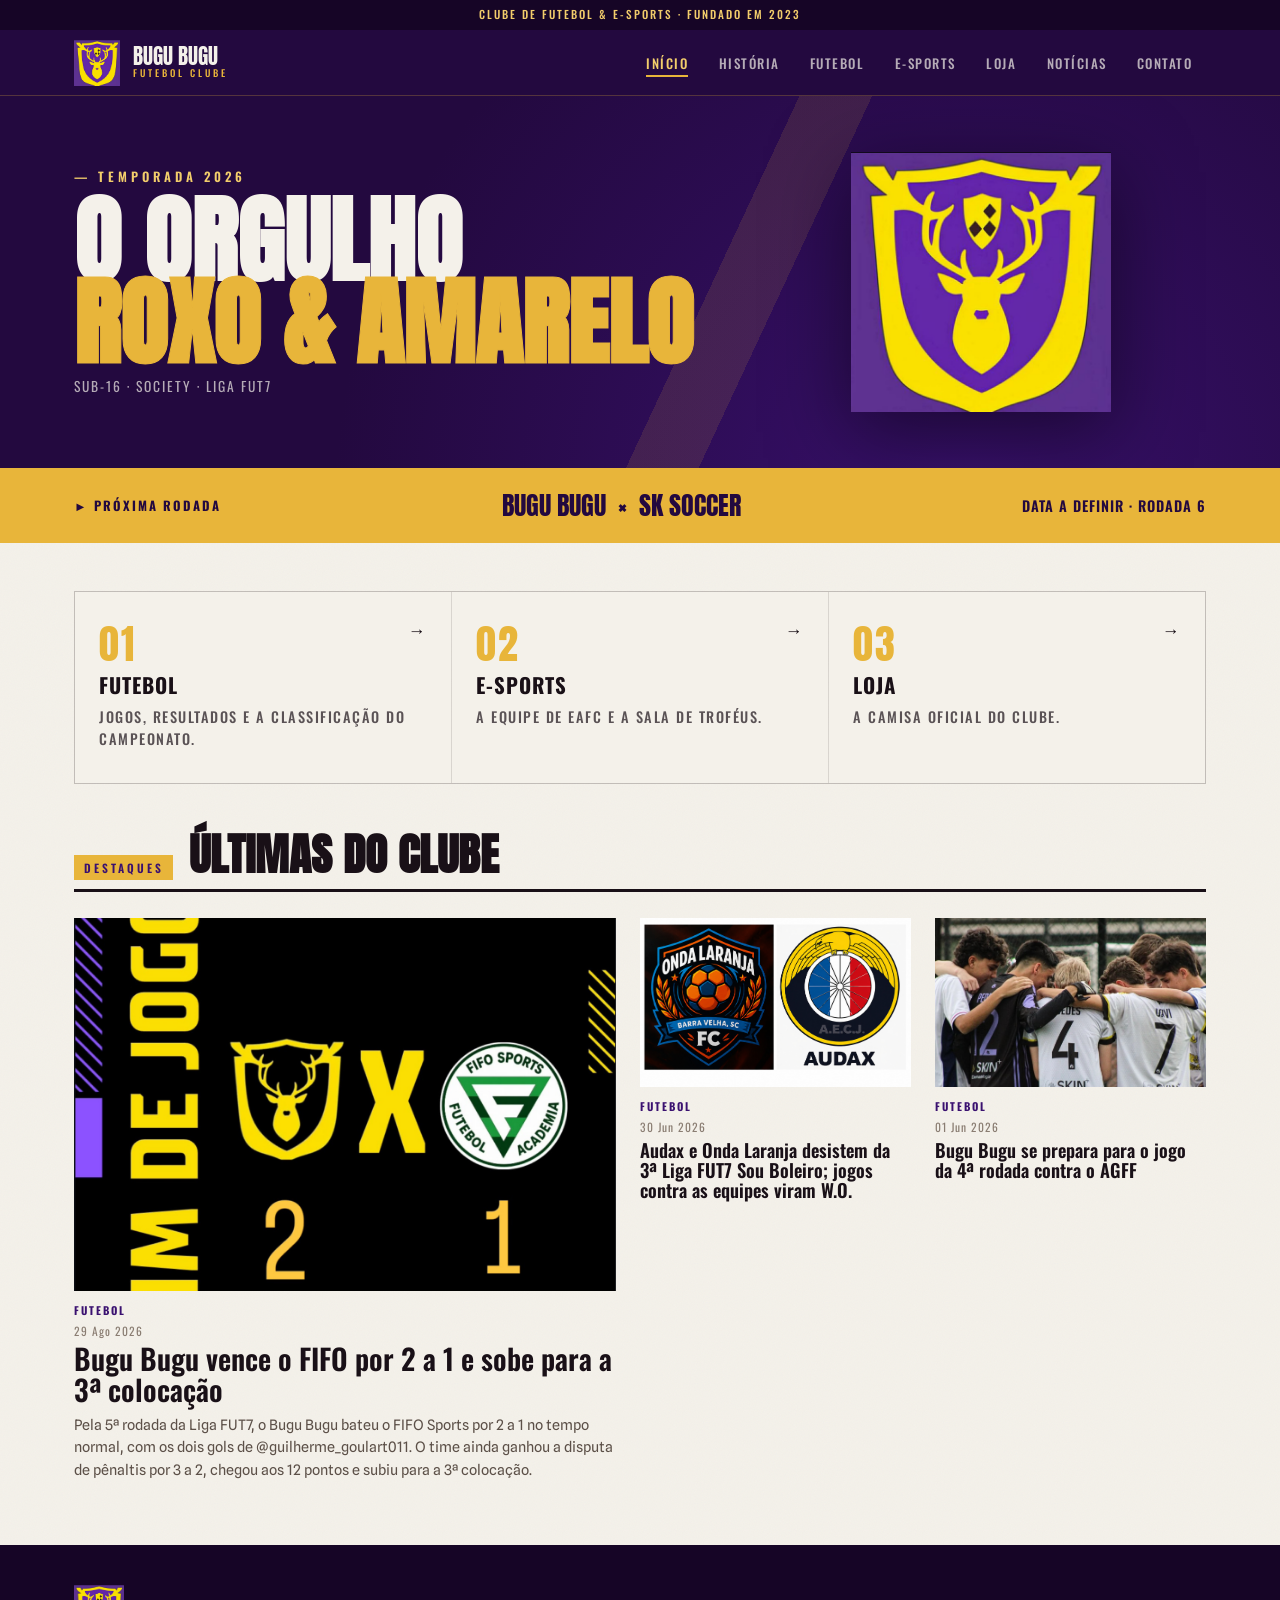
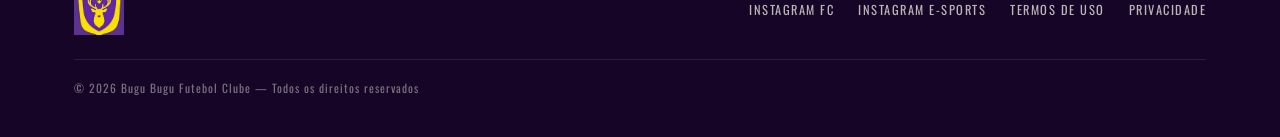
<file: index.html>
<!DOCTYPE html>
<html lang="pt-BR">
<head>
  <meta charset="UTF-8">
  <meta name="viewport" content="width=device-width, initial-scale=1.0">
  <meta name="description" content="Site oficial do BUGU BUGU Futebol Clube — Sub-16 Society e E-Sports EAFC.">
  <title>BUGU BUGU FC — Futebol &amp; E-Sports</title>
  <link rel="preconnect" href="https://fonts.googleapis.com">
  <link rel="preconnect" href="https://fonts.gstatic.com" crossorigin>
  <link rel="stylesheet" href="css/estilo-global.css">
  <link rel="stylesheet" href="css/componentes.css">
</head>
<body data-pagina="index">

  <div id="cabecalho"></div>

  <main>

    <!-- ===== HERO: banner principal ===== -->
    <section class="hero" aria-label="Apresentação do clube">
      <div class="hero-grid">
        <div class="hero-texto">
          <div class="selo">— Temporada 2026</div>
          <h1>O orgulho<br><em>roxo &amp; amarelo</em></h1>
          <div class="desde">Sub-16 · Society · Liga FUT7</div>
        </div>
        <div class="hero-escudo">
          <img src="imagens/escudo.jpg" alt="Escudo do BUGU BUGU Futebol Clube">
        </div>
      </div>
    </section>

    <!-- ===== FAIXA: próximo jogo (preenchida por JS) ===== -->
    <div class="faixa-jogo" aria-label="Próxima partida">
      <div class="fj-inner" id="proximo-jogo-home">
        <span class="fj-rotulo">Carregando...</span>
      </div>
    </div>

    <div class="wrap">

      <!-- ===== ATALHOS EDITORIAIS ===== -->
      <nav class="atalhos" aria-label="Atalhos principais">
        <a class="atalho" href="paginas/futebol.html">
          <div class="num">01</div>
          <h3>Futebol</h3>
          <p>Jogos, resultados e a classificação do campeonato.</p>
          <span class="seta" aria-hidden="true">→</span>
        </a>
        <a class="atalho" href="paginas/esports.html">
          <div class="num">02</div>
          <h3>E-Sports</h3>
          <p>A equipe de EAFC e a sala de troféus.</p>
          <span class="seta" aria-hidden="true">→</span>
        </a>
        <a class="atalho" href="paginas/loja.html">
          <div class="num">03</div>
          <h3>Loja</h3>
          <p>A camisa oficial do clube.</p>
          <span class="seta" aria-hidden="true">→</span>
        </a>
      </nav>

      <!-- ===== ÚLTIMAS NOTÍCIAS ===== -->
      <div class="ed-cabecalho">
        <span class="kicker">Destaques</span>
        <h2>Últimas do clube</h2>
      </div>

      <!-- Preenchido por carregar-noticias.js com as 3 notícias mais recentes -->
      <div class="news-grid" id="grade-home-noticias" aria-live="polite" aria-label="Notícias recentes">
        <p class="carregando">Carregando notícias...</p>
      </div>

    </div><!-- fim wrap -->
  </main>

  <div id="rodape"></div>

  <script src="js/util.js"></script>
  <script src="js/navegacao.js"></script>
  <script src="js/carregar-jogos.js"></script>
  <!-- carregar-noticias.js não faz auto-chamada pois precisa de parâmetros -->
  <script src="js/carregar-noticias.js"></script>
  <script>
    carregarNoticias({ elementoId: 'grade-home-noticias', limite: 3, modoHome: true });
  </script>
</body>
</html>
</file>
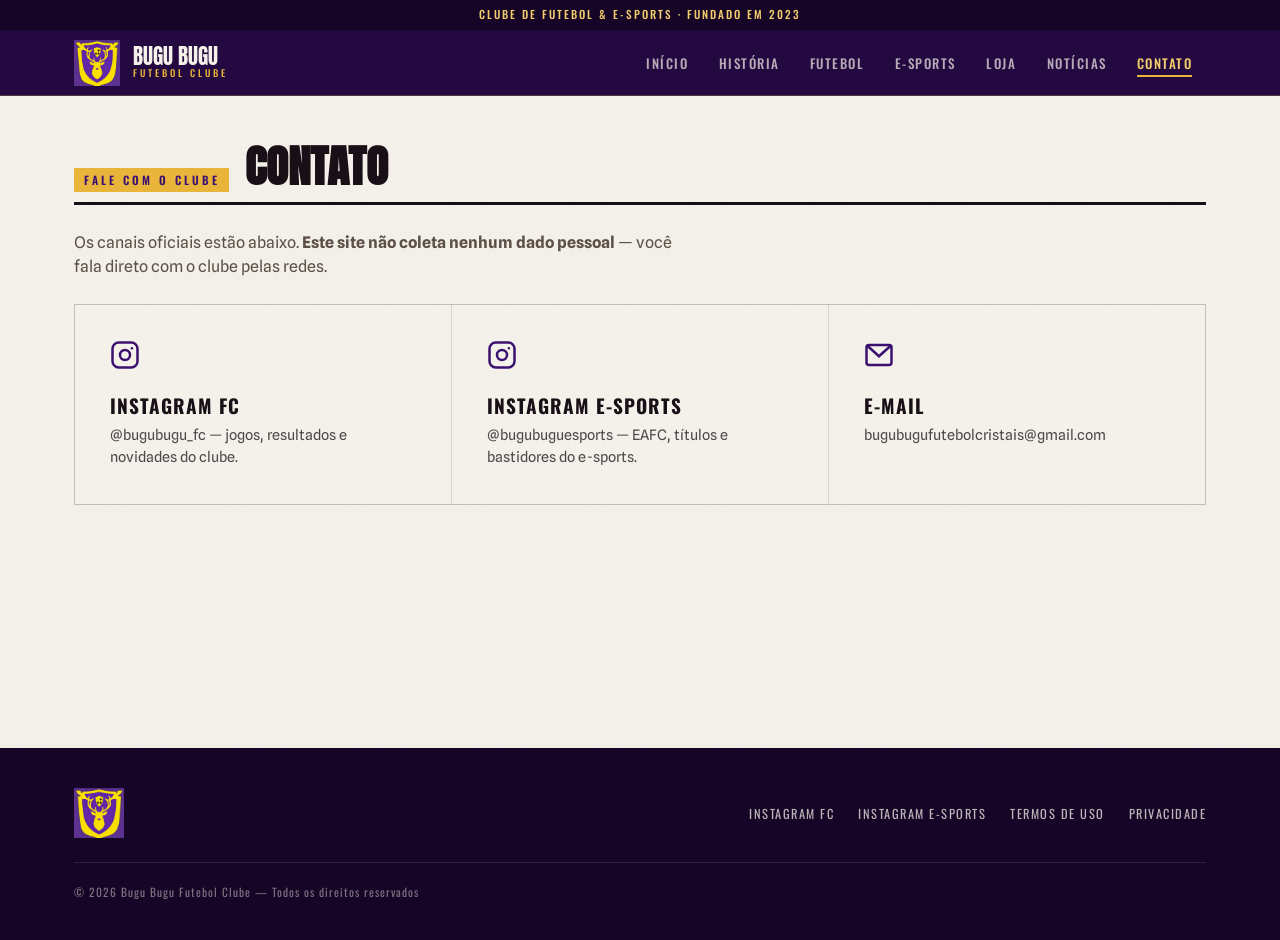
<file: paginas/contato.html>
<!DOCTYPE html>
<html lang="pt-BR">
<head>
  <meta charset="UTF-8">
  <meta name="viewport" content="width=device-width, initial-scale=1.0">
  <meta name="description" content="Canais oficiais do BUGU BUGU FC — Instagram e e-mail do clube.">
  <title>Contato — BUGU BUGU FC</title>
  <link rel="preconnect" href="https://fonts.googleapis.com">
  <link rel="preconnect" href="https://fonts.gstatic.com" crossorigin>
  <link rel="stylesheet" href="../css/estilo-global.css">
  <link rel="stylesheet" href="../css/componentes.css">
</head>
<body data-pagina="contato">

  <div id="cabecalho"></div>

  <main>
    <div class="wrap">

      <div class="ed-cabecalho">
        <span class="kicker">Fale com o clube</span>
        <h2>Contato</h2>
      </div>

      <p style="margin-bottom:1.5rem;color:#5c5048;max-width:600px">
        Os canais oficiais estão abaixo. <strong>Este site não coleta nenhum dado pessoal</strong>
        — você fala direto com o clube pelas redes.
      </p>

      <!-- Grade de cartões de contato (sem formulário, sem coleta de dados) -->
      <div class="contatos" aria-label="Canais de contato">

        <!-- Instagram do clube (futebol) -->
        <a class="ct"
           href="https://www.instagram.com/bugubugu_fc/"
           target="_blank"
           rel="noopener noreferrer"
           aria-label="Instagram do Bugu Bugu FC">
          <div class="ico">
            <svg viewBox="0 0 24 24" fill="none" stroke="currentColor" stroke-width="2" aria-hidden="true">
              <rect x="2" y="2" width="20" height="20" rx="5"/>
              <circle cx="12" cy="12" r="4"/>
              <circle cx="17.5" cy="6.5" r="1" fill="currentColor" stroke="none"/>
            </svg>
          </div>
          <h3>Instagram FC</h3>
          <p>@bugubugu_fc — jogos, resultados e novidades do clube.</p>
        </a>

        <!-- Instagram do e-sports -->
        <a class="ct"
           href="https://www.instagram.com/bugubuguesports/"
           target="_blank"
           rel="noopener noreferrer"
           aria-label="Instagram do Bugu Bugu E-Sports">
          <div class="ico">
            <svg viewBox="0 0 24 24" fill="none" stroke="currentColor" stroke-width="2" aria-hidden="true">
              <rect x="2" y="2" width="20" height="20" rx="5"/>
              <circle cx="12" cy="12" r="4"/>
              <circle cx="17.5" cy="6.5" r="1" fill="currentColor" stroke="none"/>
            </svg>
          </div>
          <h3>Instagram E-Sports</h3>
          <p>@bugubuguesports — EAFC, títulos e bastidores do e-sports.</p>
        </a>

        <!-- E-mail do clube -->
        <a class="ct"
           href="mailto:bugubugufutebolcristais@gmail.com"
           aria-label="E-mail do Bugu Bugu FC">
          <div class="ico">
            <svg viewBox="0 0 24 24" fill="none" stroke="currentColor" stroke-width="2" aria-hidden="true">
              <rect x="2" y="4" width="20" height="16" rx="2"/>
              <polyline points="2,4 12,13 22,4"/>
            </svg>
          </div>
          <h3>E-mail</h3>
          <p>bugubugufutebolcristais@gmail.com</p>
        </a>

      </div><!-- fim contatos -->
    </div><!-- fim wrap -->
  </main>

  <div id="rodape"></div>

  <script src="../js/util.js"></script>
  <script src="../js/navegacao.js"></script>
</body>
</html>
</file>
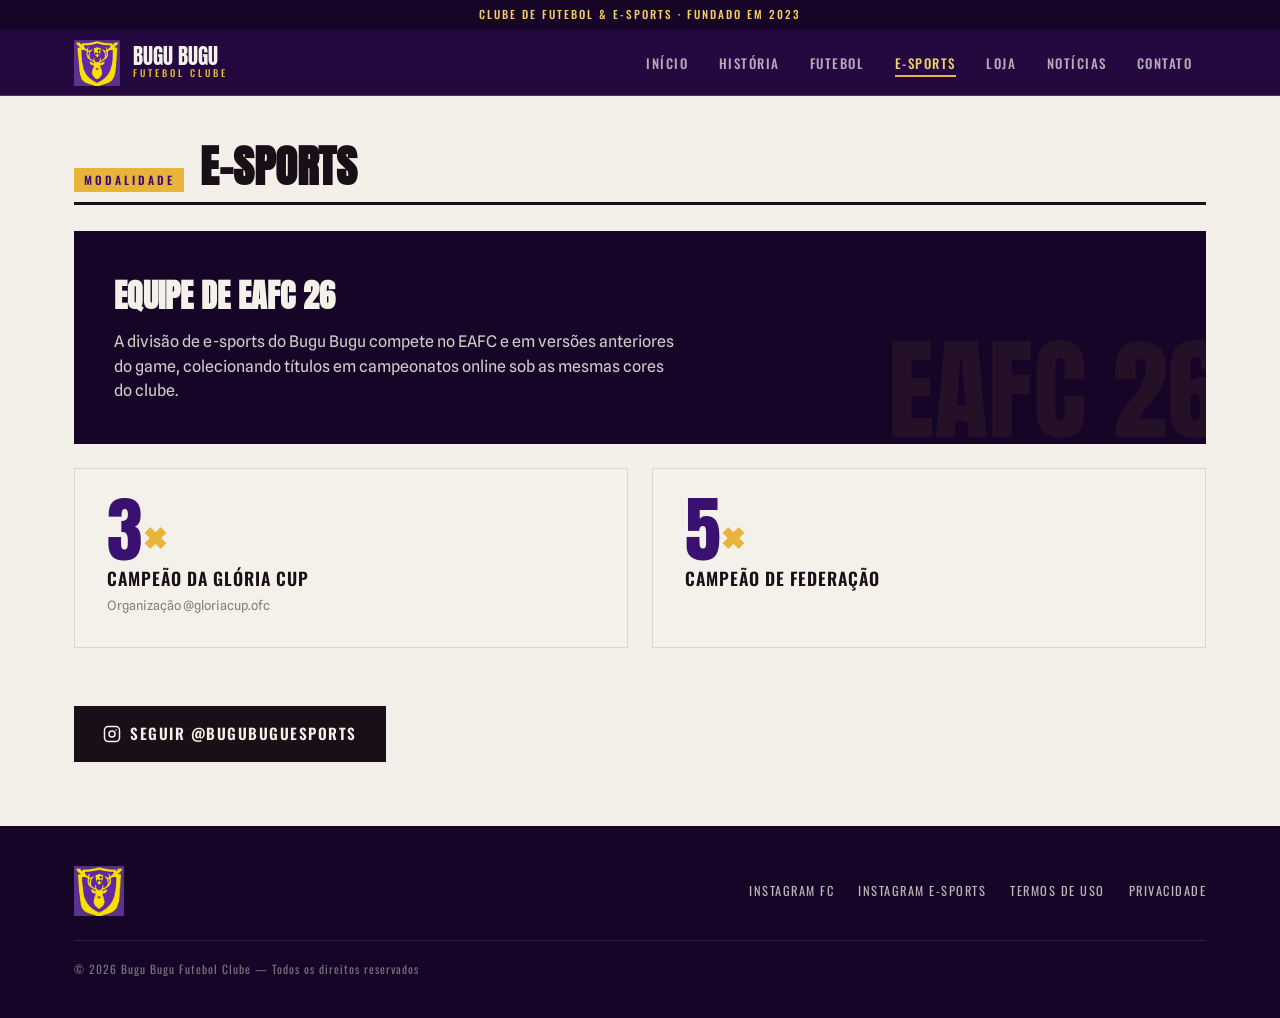
<file: paginas/esports.html>
<!DOCTYPE html>
<html lang="pt-BR">
<head>
  <meta charset="UTF-8">
  <meta name="viewport" content="width=device-width, initial-scale=1.0">
  <meta name="description" content="A equipe de E-Sports do BUGU BUGU FC — campeã da Glória Cup e de federação no EAFC.">
  <title>E-Sports — BUGU BUGU FC</title>
  <link rel="preconnect" href="https://fonts.googleapis.com">
  <link rel="preconnect" href="https://fonts.gstatic.com" crossorigin>
  <link rel="stylesheet" href="../css/estilo-global.css">
  <link rel="stylesheet" href="../css/componentes.css">
</head>
<body data-pagina="esports">

  <div id="cabecalho"></div>

  <main>
    <div class="wrap">

      <div class="ed-cabecalho">
        <span class="kicker">Modalidade</span>
        <h2>E-Sports</h2>
      </div>

      <!-- Hero da seção com nome do jogo preenchido pelo JS -->
      <div class="esp-hero" aria-label="Apresentação da equipe de E-Sports">
        <h3>Equipe de <span id="esports-jogo">EAFC 26</span></h3>
        <p>
          A divisão de e-sports do Bugu Bugu compete no EAFC e em versões anteriores do game,
          colecionando títulos em campeonatos online sob as mesmas cores do clube.
        </p>
      </div>

      <!-- Vitrine de troféus preenchida por carregar-titulos.js -->
      <div class="titulos" id="titulos-esports" aria-live="polite" aria-label="Títulos conquistados">
        <p class="carregando">Carregando títulos...</p>
      </div>

      <!-- Link para o Instagram do e-sports — href preenchido pelo JS -->
      <a id="link-instagram-esports"
         class="btn"
         href="https://www.instagram.com/bugubuguesports/"
         target="_blank"
         rel="noopener noreferrer"
         aria-label="Seguir o E-Sports no Instagram">
        <!-- Ícone Instagram (SVG inline para evitar dependência de biblioteca de ícones) -->
        <svg viewBox="0 0 24 24" fill="none" stroke="currentColor" stroke-width="2" aria-hidden="true">
          <rect x="2" y="2" width="20" height="20" rx="5"/>
          <circle cx="12" cy="12" r="4"/>
          <circle cx="17.5" cy="6.5" r="1" fill="currentColor" stroke="none"/>
        </svg>
        Seguir @bugubuguesports
      </a>

    </div><!-- fim wrap -->
  </main>

  <div id="rodape"></div>

  <script src="../js/util.js"></script>
  <script src="../js/navegacao.js"></script>
  <script src="../js/carregar-titulos.js"></script>
</body>
</html>
</file>
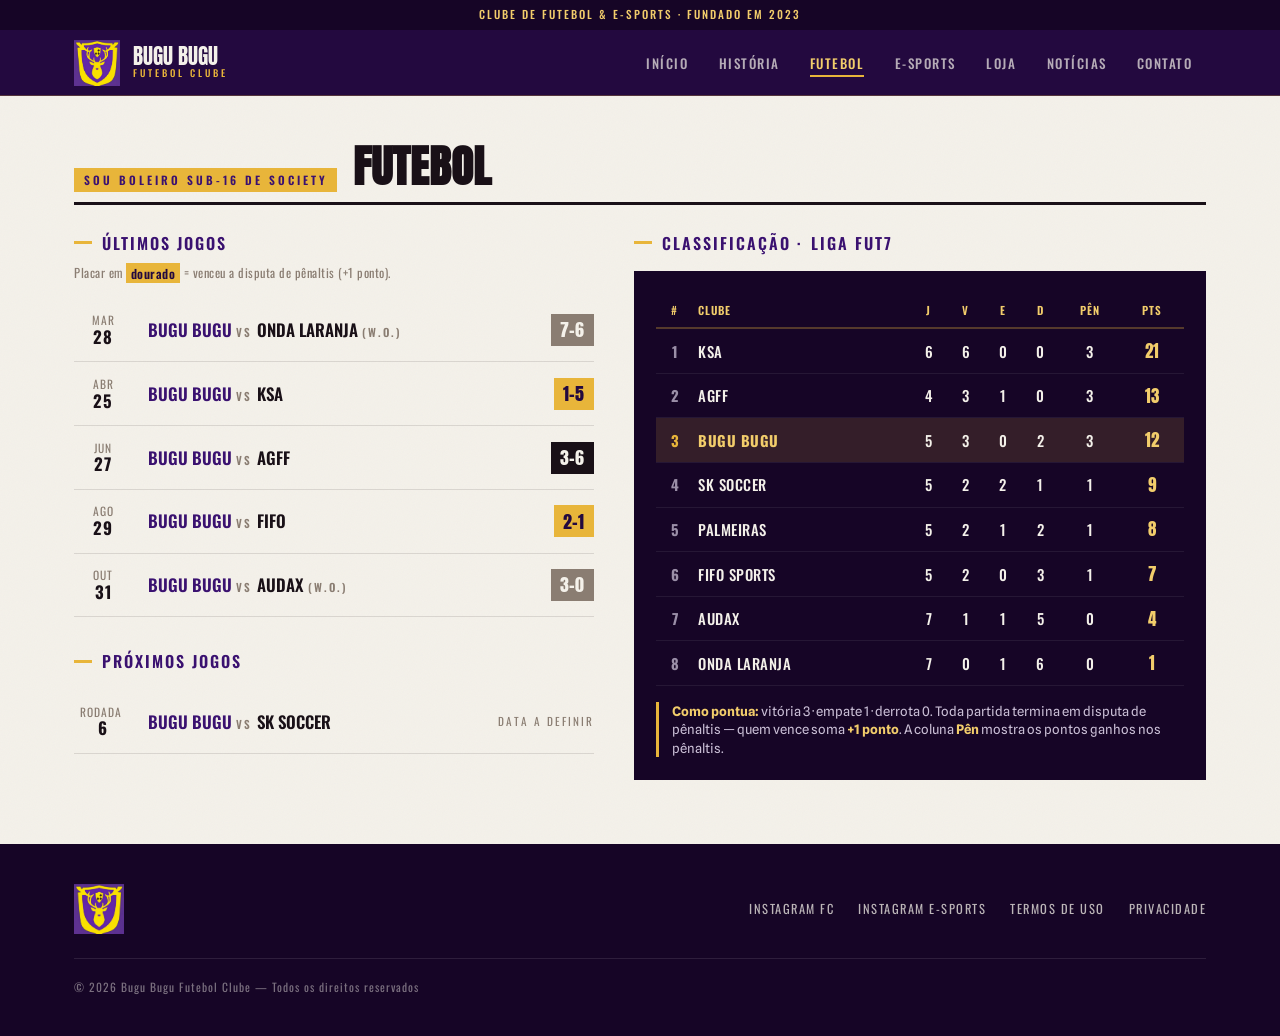
<file: paginas/futebol.html>
<!DOCTYPE html>
<html lang="pt-BR">
<head>
  <meta charset="UTF-8">
  <meta name="viewport" content="width=device-width, initial-scale=1.0">
  <meta name="description" content="Jogos, resultados e classificação do BUGU BUGU FC no Campeonato Sou Boleiro Sub-16 de Society.">
  <title>Futebol — BUGU BUGU FC</title>
  <link rel="preconnect" href="https://fonts.googleapis.com">
  <link rel="preconnect" href="https://fonts.gstatic.com" crossorigin>
  <link rel="stylesheet" href="../css/estilo-global.css">
  <link rel="stylesheet" href="../css/componentes.css">
</head>
<body data-pagina="futebol">

  <div id="cabecalho"></div>

  <main>
    <div class="wrap">

      <!-- Cabeçalho editorial com o nome do campeonato preenchido pelo JS -->
      <div class="ed-cabecalho">
        <span class="kicker" id="campeonato-nome">Futebol</span>
        <h2>Futebol</h2>
      </div>

      <div class="grade-futebol">

        <!-- ===== COLUNA ESQUERDA: LISTA DE JOGOS ===== -->
        <div>

          <div class="sub-tit">Últimos jogos</div>

          <!-- Legenda do sistema de cores dos placares -->
          <p class="nota-penaltis">
            Placar em
            <span class="destaque-dourado">dourado</span>
            = venceu a disputa de pênaltis (+1 ponto).
          </p>

          <!-- Preenchido por carregar-jogos.js com os jogos já realizados -->
          <div id="ultimos-jogos" aria-live="polite" aria-label="Últimos jogos">
            <p class="carregando">Carregando jogos...</p>
          </div>

          <div class="sub-tit" style="margin-top: 2rem">Próximos jogos</div>

          <!-- Preenchido por carregar-jogos.js com jogos futuros e descanso -->
          <div id="proximos-jogos" aria-live="polite" aria-label="Próximos jogos">
            <p class="carregando">Carregando jogos...</p>
          </div>

        </div><!-- fim coluna esquerda -->

        <!-- ===== COLUNA DIREITA: CLASSIFICAÇÃO ===== -->
        <div>

          <!-- Subtítulo com o nome da liga preenchido pelo JS -->
          <div class="sub-tit">
            Classificação &middot; <span id="liga-nome">Liga FUT7</span>
          </div>

          <div class="tabela-wrap">
            <table>
              <thead>
                <tr>
                  <th scope="col">#</th>
                  <th scope="col" class="esq">Clube</th>
                  <th scope="col" title="Jogos disputados">J</th>
                  <th scope="col" title="Vitórias">V</th>
                  <th scope="col" title="Empates">E</th>
                  <th scope="col" title="Derrotas">D</th>
                  <th scope="col" title="Pontos de pênaltis">Pên</th>
                  <th scope="col" title="Pontos totais">Pts</th>
                </tr>
              </thead>
              <!-- Preenchido por carregar-tabela.js com os times ordenados -->
              <tbody id="tabela-corpo" aria-live="polite">
                <tr>
                  <td colspan="8" class="carregando">Carregando tabela...</td>
                </tr>
              </tbody>
            </table>

            <!-- Explicação da regra de pontuação para o torcedor -->
            <div class="nota">
              <b>Como pontua:</b> vitória 3 &middot; empate 1 &middot; derrota 0.
              Toda partida termina em disputa de pênaltis &mdash; quem vence soma
              <b>+1 ponto</b>. A coluna <b>Pên</b> mostra os pontos ganhos nos pênaltis.
            </div>
          </div><!-- fim tabela-wrap -->

        </div><!-- fim coluna direita -->

      </div><!-- fim grade-futebol -->
    </div><!-- fim wrap -->
  </main>

  <div id="rodape"></div>

  <!-- util.js deve ser o primeiro: define as funções usadas pelos demais scripts -->
  <script src="../js/util.js"></script>
  <script src="../js/navegacao.js"></script>
  <script src="../js/carregar-jogos.js"></script>
  <script src="../js/carregar-tabela.js"></script>
</body>
</html>
</file>
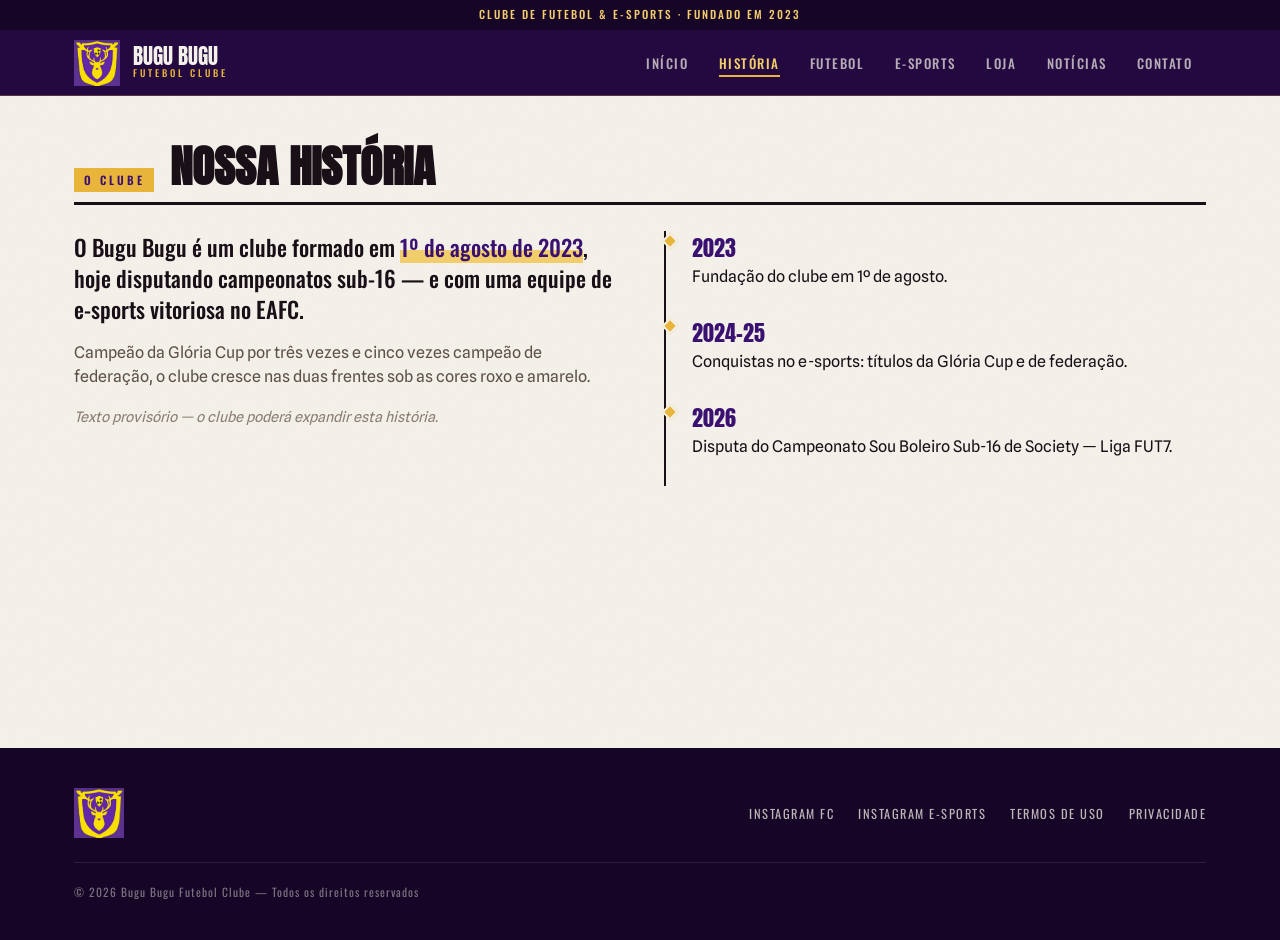
<file: paginas/historia.html>
<!DOCTYPE html>
<html lang="pt-BR">
<head>
  <meta charset="UTF-8">
  <meta name="viewport" content="width=device-width, initial-scale=1.0">
  <meta name="description" content="A história do BUGU BUGU Futebol Clube — fundado em 2023, competindo no Sub-16 e no EAFC.">
  <title>História — BUGU BUGU FC</title>
  <link rel="preconnect" href="https://fonts.googleapis.com">
  <link rel="preconnect" href="https://fonts.gstatic.com" crossorigin>
  <link rel="stylesheet" href="../css/estilo-global.css">
  <link rel="stylesheet" href="../css/componentes.css">
</head>
<body data-pagina="historia">

  <div id="cabecalho"></div>

  <main>
    <div class="wrap">

      <div class="ed-cabecalho">
        <span class="kicker">O Clube</span>
        <h2>Nossa história</h2>
      </div>

      <div class="historia">

        <!-- ===== TEXTO DA HISTÓRIA ===== -->
        <div>
          <p class="lead">
            O Bugu Bugu é um clube formado em
            <span class="dest">1º de agosto de 2023</span>,
            hoje disputando campeonatos sub-16 — e com uma equipe de
            e-sports vitoriosa no EAFC.
          </p>
          <p class="texto-corpo">
            Campeão da Glória Cup por três vezes e cinco vezes campeão de federação,
            o clube cresce nas duas frentes sob as cores roxo e amarelo.
          </p>
          <p class="aviso-provisorio">
            Texto provisório — o clube poderá expandir esta história.
          </p>
        </div>

        <!-- ===== LINHA DO TEMPO ===== -->
        <div class="linha-tempo" aria-label="Linha do tempo do clube">
          <div class="lt">
            <div class="ano">2023</div>
            Fundação do clube em 1º de agosto.
          </div>
          <div class="lt">
            <div class="ano">2024–25</div>
            Conquistas no e-sports: títulos da Glória Cup e de federação.
          </div>
          <div class="lt">
            <div class="ano">2026</div>
            Disputa do Campeonato Sou Boleiro Sub-16 de Society — Liga FUT7.
          </div>
        </div>

      </div><!-- fim historia -->
    </div><!-- fim wrap -->
  </main>

  <div id="rodape"></div>

  <script src="../js/util.js"></script>
  <script src="../js/navegacao.js"></script>
</body>
</html>
</file>
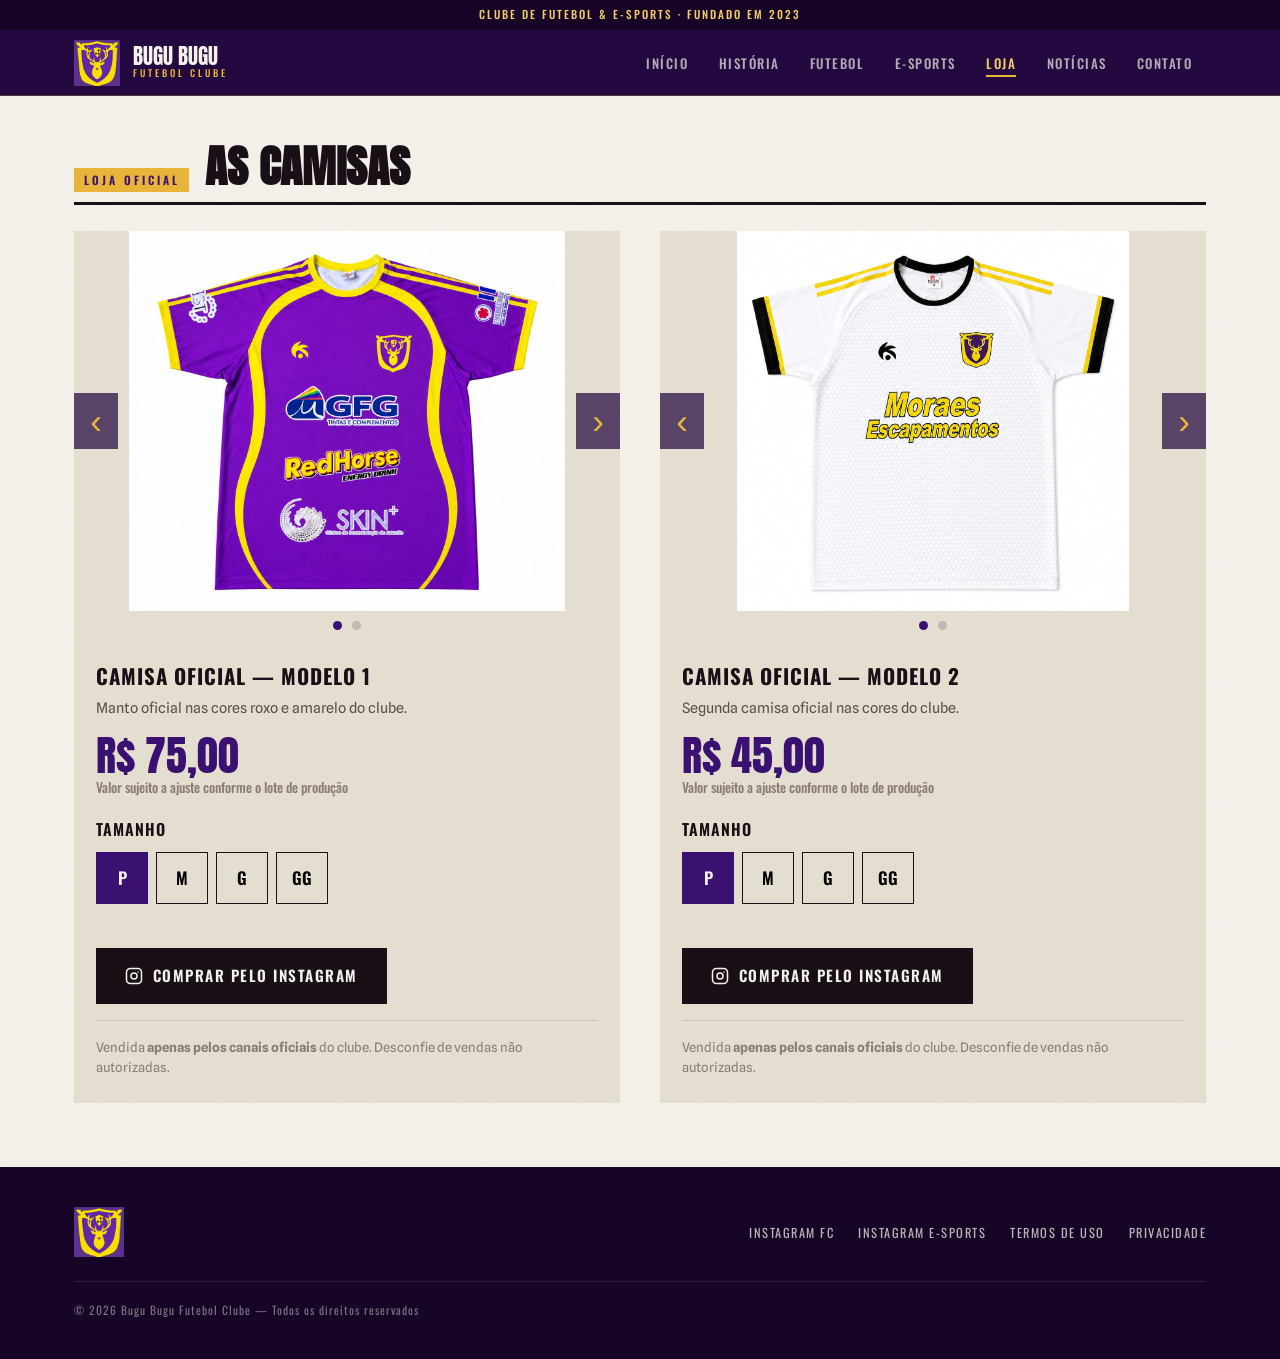
<file: paginas/loja.html>
<!DOCTYPE html>
<html lang="pt-BR">
<head>
  <meta charset="UTF-8">
  <meta name="viewport" content="width=device-width, initial-scale=1.0">
  <meta name="description" content="Camisas oficiais do BUGU BUGU FC — adquira pelo Instagram do clube.">
  <title>Loja — BUGU BUGU FC</title>
  <link rel="preconnect" href="https://fonts.googleapis.com">
  <link rel="preconnect" href="https://fonts.gstatic.com" crossorigin>
  <link rel="stylesheet" href="../css/estilo-global.css">
  <link rel="stylesheet" href="../css/componentes.css">
</head>
<body data-pagina="loja">

  <div id="cabecalho"></div>

  <main>
    <div class="wrap">

      <div class="ed-cabecalho">
        <span class="kicker">Loja Oficial</span>
        <h2>As Camisas</h2>
      </div>

      <!-- Cards de produto gerados por carregar-produto.js -->
      <div class="loja-grade" id="produto-conteudo" aria-live="polite">
        <p class="carregando">Carregando...</p>
      </div>

    </div><!-- fim wrap -->
  </main>

  <div id="rodape"></div>

  <script src="../js/util.js"></script>
  <script src="../js/navegacao.js"></script>
  <script src="../js/carregar-produto.js"></script>
</body>
</html>
</file>
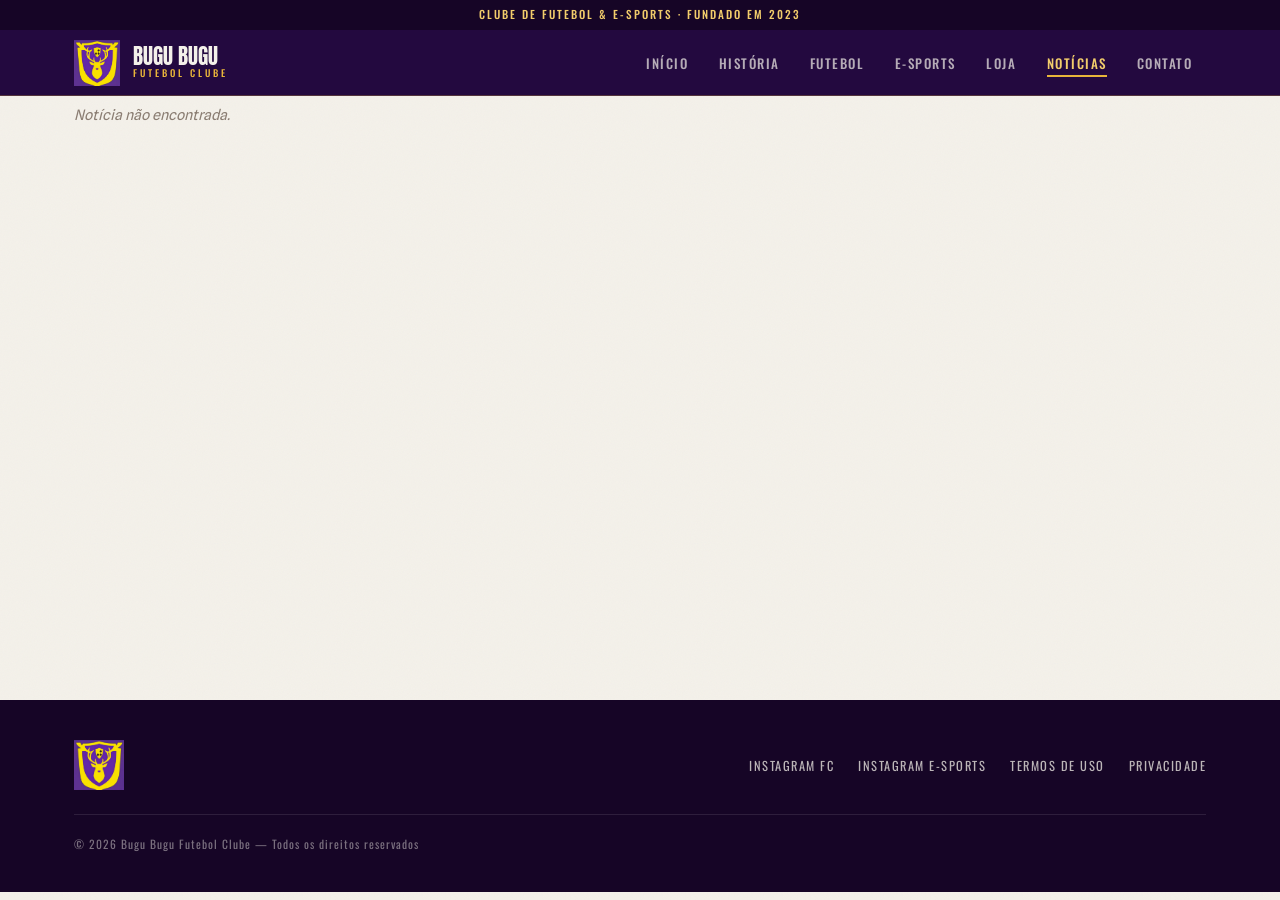
<file: paginas/noticia.html>
<!DOCTYPE html>
<html lang="pt-BR">
<head>
  <meta charset="UTF-8">
  <meta name="viewport" content="width=device-width, initial-scale=1.0">
  <title>Notícia — BUGU BUGU FC</title>
  <link rel="preconnect" href="https://fonts.googleapis.com">
  <link rel="preconnect" href="https://fonts.gstatic.com" crossorigin>
  <link rel="stylesheet" href="https://fonts.googleapis.com/css2?family=Anton&family=Oswald:wght@400;600;700&family=Spline+Sans:wght@400;500&display=swap">
  <link rel="stylesheet" href="../css/estilo-global.css">
  <link rel="stylesheet" href="../css/componentes.css">
</head>
<body data-pagina="noticias">

  <div id="cabecalho"></div>

  <main>
    <div class="wrap">
      <div id="artigo-container">
        <p class="carregando">Carregando...</p>
      </div>
    </div>
  </main>

  <div id="rodape"></div>

  <script src="../js/util.js"></script>
  <script src="../js/navegacao.js"></script>
  <script src="../js/carregar-artigo.js"></script>
</body>
</html>
</file>
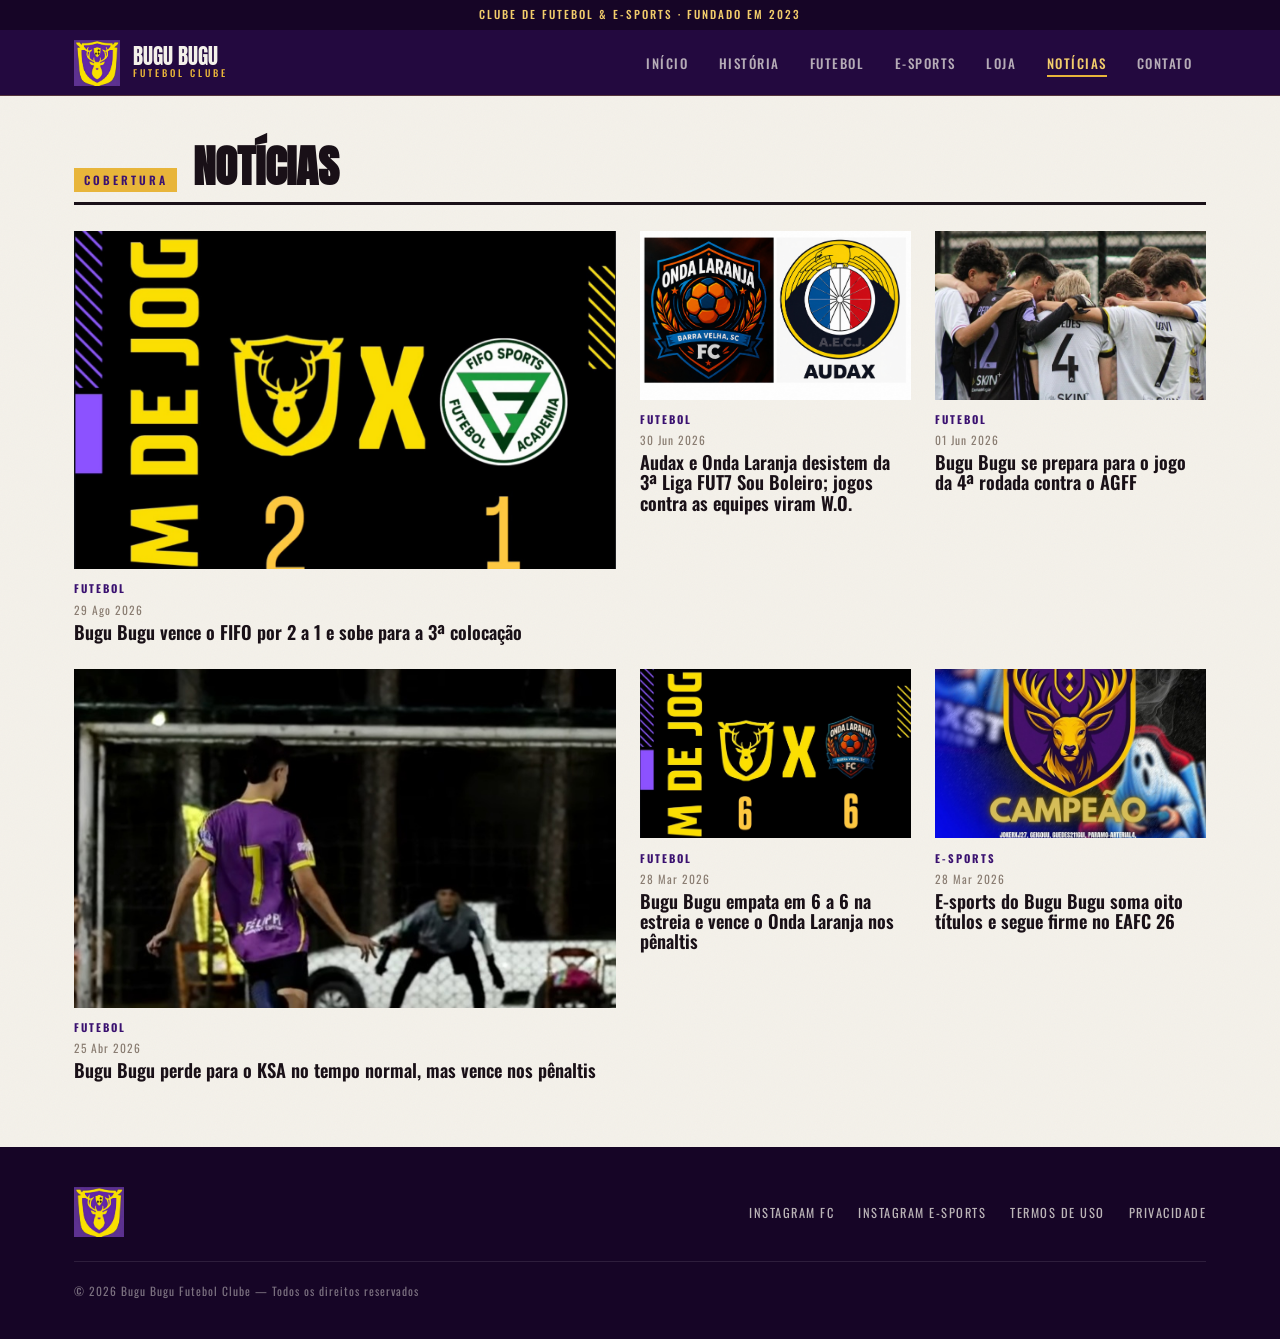
<file: paginas/noticias.html>
<!DOCTYPE html>
<html lang="pt-BR">
<head>
  <meta charset="UTF-8">
  <meta name="viewport" content="width=device-width, initial-scale=1.0">
  <meta name="description" content="Notícias e destaques do BUGU BUGU Futebol Clube.">
  <title>Notícias — BUGU BUGU FC</title>
  <link rel="preconnect" href="https://fonts.googleapis.com">
  <link rel="preconnect" href="https://fonts.gstatic.com" crossorigin>
  <link rel="stylesheet" href="../css/estilo-global.css">
  <link rel="stylesheet" href="../css/componentes.css">
</head>
<body data-pagina="noticias">

  <div id="cabecalho"></div>

  <main>
    <div class="wrap">

      <div class="ed-cabecalho">
        <span class="kicker">Cobertura</span>
        <h2>Notícias</h2>
      </div>

      <!-- Preenchido por carregar-noticias.js com todas as notícias -->
      <div class="news-grid" id="lista-noticias" aria-live="polite" aria-label="Lista de notícias">
        <p class="carregando">Carregando notícias...</p>
      </div>

    </div><!-- fim wrap -->
  </main>

  <div id="rodape"></div>

  <script src="../js/util.js"></script>
  <script src="../js/navegacao.js"></script>
  <script src="../js/carregar-noticias.js"></script>
  <script>
    carregarNoticias({ elementoId: 'lista-noticias' });
  </script>
</body>
</html>
</file>
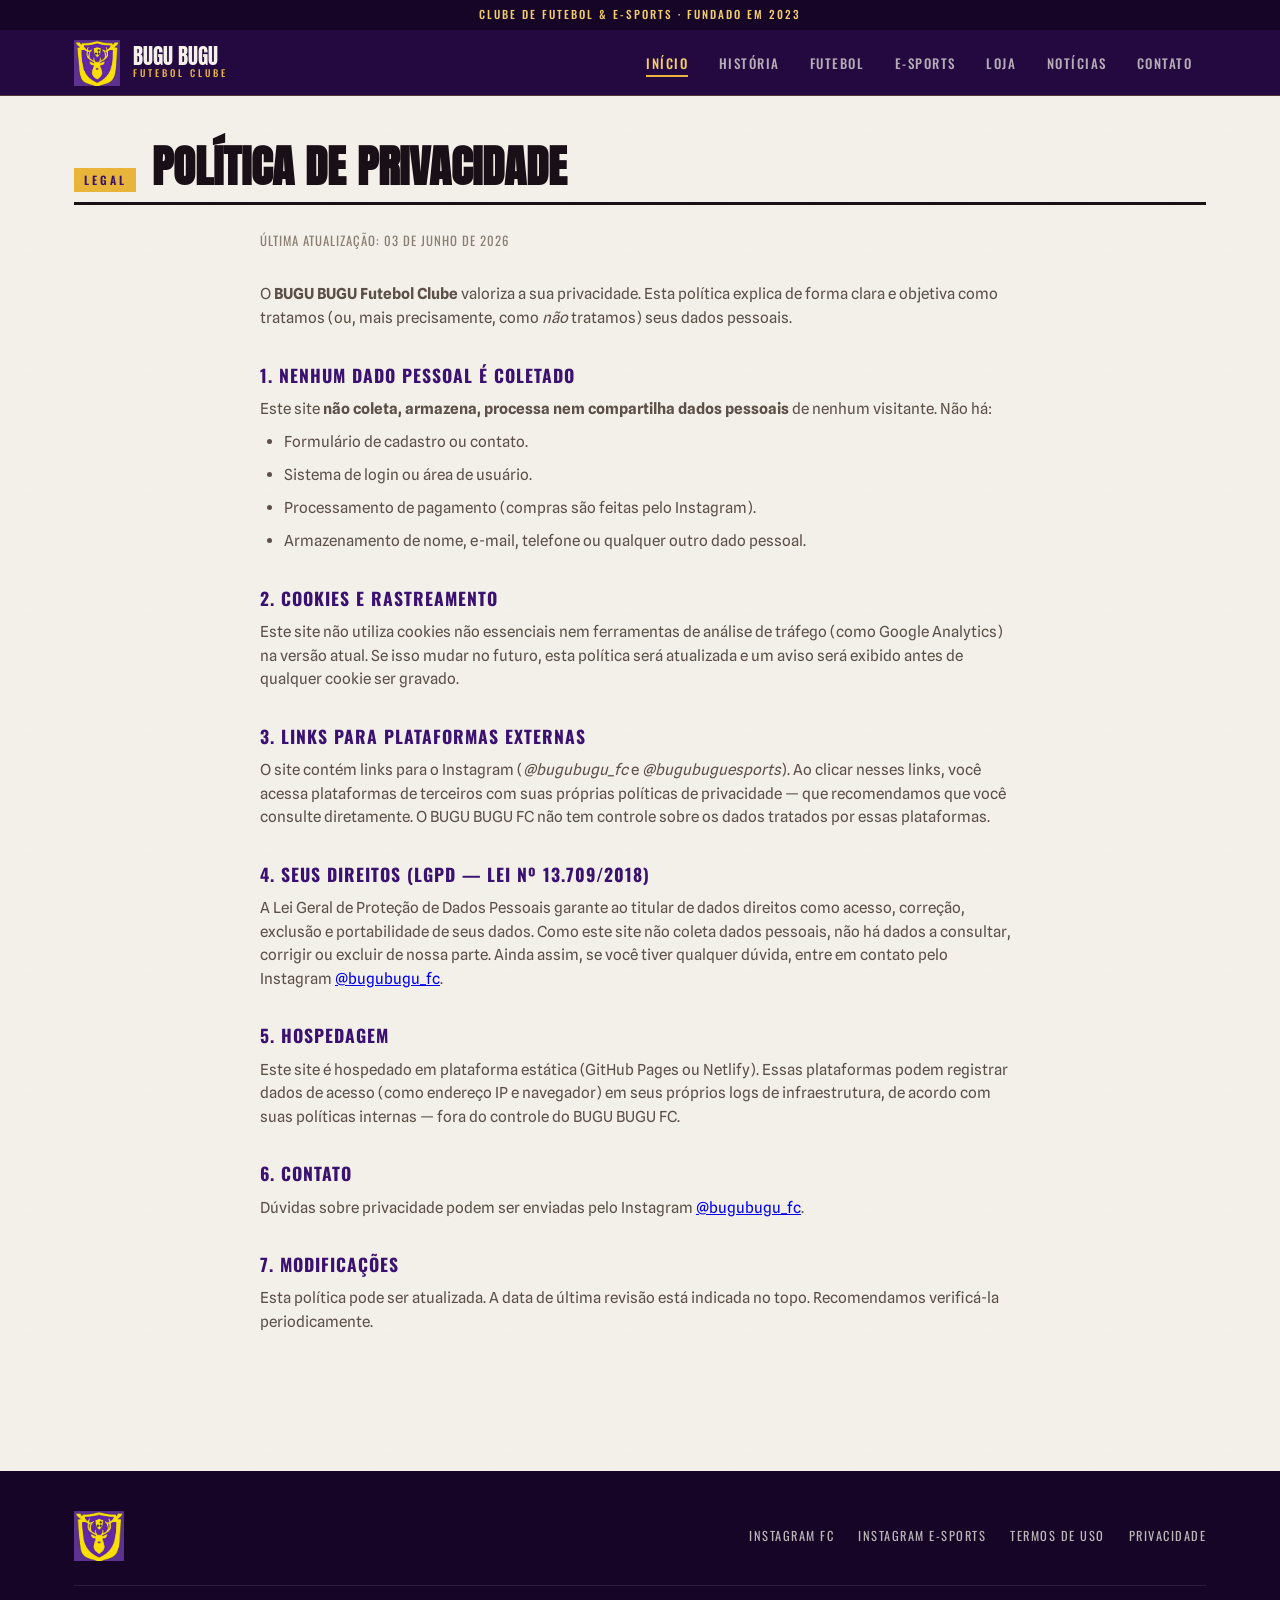
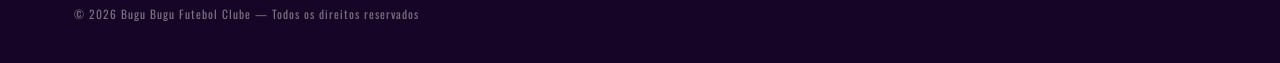
<file: paginas/politica-de-privacidade.html>
<!DOCTYPE html>
<html lang="pt-BR">
<head>
  <meta charset="UTF-8">
  <meta name="viewport" content="width=device-width, initial-scale=1.0">
  <title>Política de Privacidade — BUGU BUGU FC</title>
  <link rel="preconnect" href="https://fonts.googleapis.com">
  <link rel="preconnect" href="https://fonts.gstatic.com" crossorigin>
  <link rel="stylesheet" href="../css/estilo-global.css">
  <link rel="stylesheet" href="../css/componentes.css">
</head>
<body data-pagina="">

  <div id="cabecalho"></div>

  <main>
    <div class="wrap">

      <div class="ed-cabecalho">
        <span class="kicker">Legal</span>
        <h2>Política de Privacidade</h2>
      </div>

      <div class="legal-conteudo">
        <p class="data-atualizacao">Última atualização: 03 de junho de 2026</p>

        <p>
          O <strong>BUGU BUGU Futebol Clube</strong> valoriza a sua privacidade.
          Esta política explica de forma clara e objetiva como tratamos (ou, mais precisamente,
          como <em>não</em> tratamos) seus dados pessoais.
        </p>

        <h3>1. Nenhum dado pessoal é coletado</h3>
        <p>
          Este site <strong>não coleta, armazena, processa nem compartilha dados pessoais</strong>
          de nenhum visitante. Não há:
        </p>
        <ul>
          <li>Formulário de cadastro ou contato.</li>
          <li>Sistema de login ou área de usuário.</li>
          <li>Processamento de pagamento (compras são feitas pelo Instagram).</li>
          <li>Armazenamento de nome, e-mail, telefone ou qualquer outro dado pessoal.</li>
        </ul>

        <h3>2. Cookies e rastreamento</h3>
        <p>
          Este site não utiliza cookies não essenciais nem ferramentas de análise de tráfego
          (como Google Analytics) na versão atual. Se isso mudar no futuro, esta política
          será atualizada e um aviso será exibido antes de qualquer cookie ser gravado.
        </p>

        <h3>3. Links para plataformas externas</h3>
        <p>
          O site contém links para o Instagram (<em>@bugubugu_fc</em> e <em>@bugubuguesports</em>).
          Ao clicar nesses links, você acessa plataformas de terceiros com suas próprias
          políticas de privacidade — que recomendamos que você consulte diretamente.
          O BUGU BUGU FC não tem controle sobre os dados tratados por essas plataformas.
        </p>

        <h3>4. Seus direitos (LGPD — Lei nº 13.709/2018)</h3>
        <p>
          A Lei Geral de Proteção de Dados Pessoais garante ao titular de dados direitos como
          acesso, correção, exclusão e portabilidade de seus dados. Como este site não coleta
          dados pessoais, não há dados a consultar, corrigir ou excluir de nossa parte.
          Ainda assim, se você tiver qualquer dúvida, entre em contato pelo Instagram
          <a href="https://www.instagram.com/bugubugu_fc/" target="_blank" rel="noopener noreferrer">@bugubugu_fc</a>.
        </p>

        <h3>5. Hospedagem</h3>
        <p>
          Este site é hospedado em plataforma estática (GitHub Pages ou Netlify).
          Essas plataformas podem registrar dados de acesso (como endereço IP e navegador)
          em seus próprios logs de infraestrutura, de acordo com suas políticas internas —
          fora do controle do BUGU BUGU FC.
        </p>

        <h3>6. Contato</h3>
        <p>
          Dúvidas sobre privacidade podem ser enviadas pelo Instagram
          <a href="https://www.instagram.com/bugubugu_fc/" target="_blank" rel="noopener noreferrer">@bugubugu_fc</a>.
        </p>

        <h3>7. Modificações</h3>
        <p>
          Esta política pode ser atualizada. A data de última revisão está indicada no topo.
          Recomendamos verificá-la periodicamente.
        </p>

      </div><!-- fim legal-conteudo -->
    </div><!-- fim wrap -->
  </main>

  <div id="rodape"></div>

  <script src="../js/util.js"></script>
  <script src="../js/navegacao.js"></script>
</body>
</html>
</file>
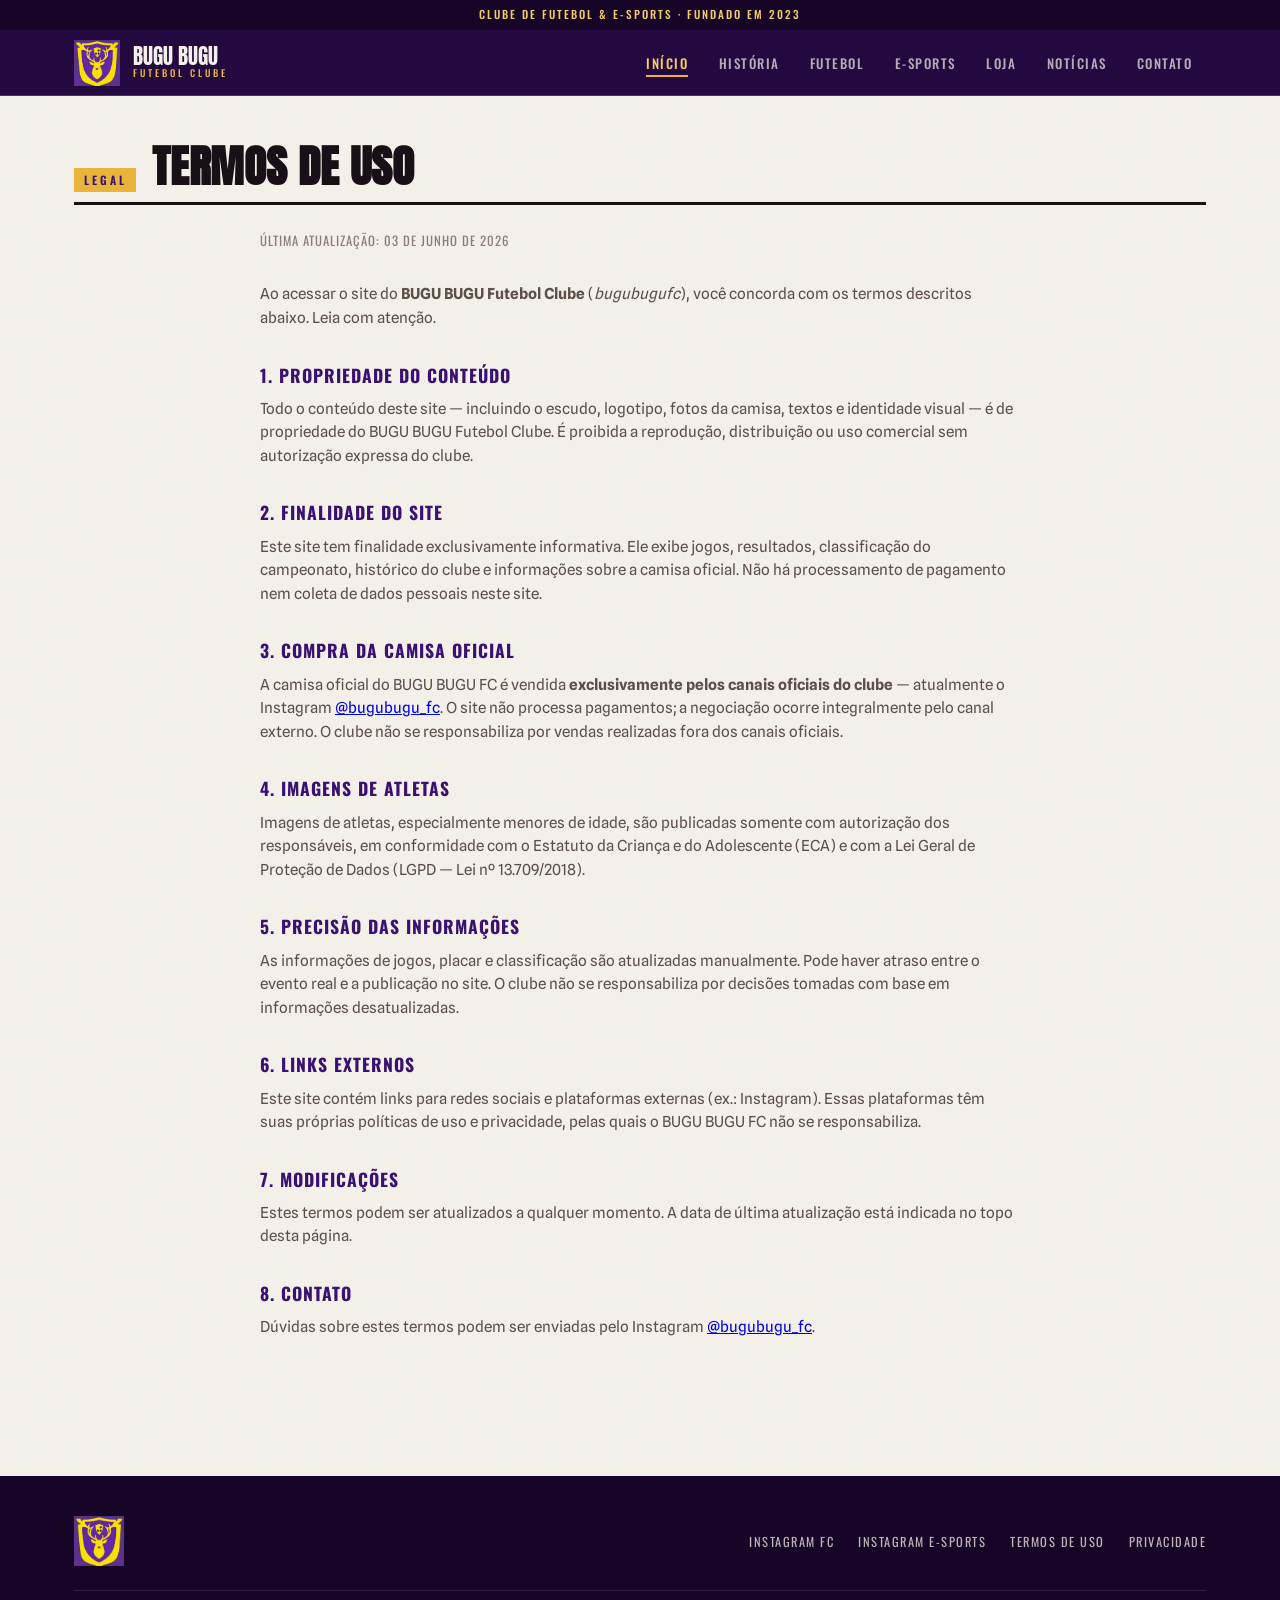
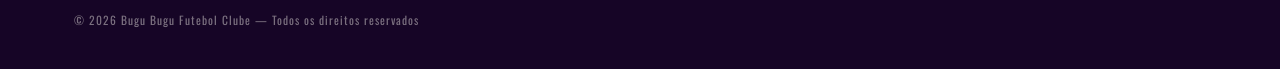
<file: paginas/termos-de-uso.html>
<!DOCTYPE html>
<html lang="pt-BR">
<head>
  <meta charset="UTF-8">
  <meta name="viewport" content="width=device-width, initial-scale=1.0">
  <title>Termos de Uso — BUGU BUGU FC</title>
  <link rel="preconnect" href="https://fonts.googleapis.com">
  <link rel="preconnect" href="https://fonts.gstatic.com" crossorigin>
  <link rel="stylesheet" href="../css/estilo-global.css">
  <link rel="stylesheet" href="../css/componentes.css">
</head>
<body data-pagina="">

  <div id="cabecalho"></div>

  <main>
    <div class="wrap">

      <div class="ed-cabecalho">
        <span class="kicker">Legal</span>
        <h2>Termos de Uso</h2>
      </div>

      <div class="legal-conteudo">
        <p class="data-atualizacao">Última atualização: 03 de junho de 2026</p>

        <p>
          Ao acessar o site do <strong>BUGU BUGU Futebol Clube</strong>
          (<em>bugubugufc</em>), você concorda com os termos descritos abaixo.
          Leia com atenção.
        </p>

        <h3>1. Propriedade do conteúdo</h3>
        <p>
          Todo o conteúdo deste site — incluindo o escudo, logotipo, fotos da camisa,
          textos e identidade visual — é de propriedade do BUGU BUGU Futebol Clube.
          É proibida a reprodução, distribuição ou uso comercial sem autorização expressa do clube.
        </p>

        <h3>2. Finalidade do site</h3>
        <p>
          Este site tem finalidade exclusivamente informativa. Ele exibe jogos, resultados,
          classificação do campeonato, histórico do clube e informações sobre a camisa oficial.
          Não há processamento de pagamento nem coleta de dados pessoais neste site.
        </p>

        <h3>3. Compra da camisa oficial</h3>
        <p>
          A camisa oficial do BUGU BUGU FC é vendida <strong>exclusivamente pelos canais oficiais
          do clube</strong> — atualmente o Instagram
          <a href="https://www.instagram.com/bugubugu_fc/" target="_blank" rel="noopener noreferrer">@bugubugu_fc</a>.
          O site não processa pagamentos; a negociação ocorre integralmente pelo canal externo.
          O clube não se responsabiliza por vendas realizadas fora dos canais oficiais.
        </p>

        <h3>4. Imagens de atletas</h3>
        <p>
          Imagens de atletas, especialmente menores de idade, são publicadas somente com
          autorização dos responsáveis, em conformidade com o Estatuto da Criança e do Adolescente
          (ECA) e com a Lei Geral de Proteção de Dados (LGPD — Lei nº 13.709/2018).
        </p>

        <h3>5. Precisão das informações</h3>
        <p>
          As informações de jogos, placar e classificação são atualizadas manualmente.
          Pode haver atraso entre o evento real e a publicação no site. O clube não se
          responsabiliza por decisões tomadas com base em informações desatualizadas.
        </p>

        <h3>6. Links externos</h3>
        <p>
          Este site contém links para redes sociais e plataformas externas (ex.: Instagram).
          Essas plataformas têm suas próprias políticas de uso e privacidade,
          pelas quais o BUGU BUGU FC não se responsabiliza.
        </p>

        <h3>7. Modificações</h3>
        <p>
          Estes termos podem ser atualizados a qualquer momento. A data de última atualização
          está indicada no topo desta página.
        </p>

        <h3>8. Contato</h3>
        <p>
          Dúvidas sobre estes termos podem ser enviadas pelo Instagram
          <a href="https://www.instagram.com/bugubugu_fc/" target="_blank" rel="noopener noreferrer">@bugubugu_fc</a>.
        </p>

      </div><!-- fim legal-conteudo -->
    </div><!-- fim wrap -->
  </main>

  <div id="rodape"></div>

  <script src="../js/util.js"></script>
  <script src="../js/navegacao.js"></script>
</body>
</html>
</file>
<file: css/estilo-global.css>
/* ============================================================
   ESTILO GLOBAL — BUGU BUGU FC
   Variáveis de cor, reset, tipografia, header, footer e layout base.
   Estilos de componentes específicos ficam em componentes.css.
   ============================================================ */

/* Importação das fontes: Anton (títulos impactantes), Oswald (rótulos UI),
   Spline Sans (corpo de texto legível) */
@import url('https://fonts.googleapis.com/css2?family=Oswald:wght@500;600;700&family=Anton&family=Spline+Sans:wght@400;500;600;700&display=swap');

/* ====== VARIÁVEIS DE COR (identidade visual: roxo + ouro) ====== */
:root {
  --roxo:          #3a1170;
  --roxo-tinta:    #23093f;
  --roxo-noite:    #160526;
  --dourado:       #e8b53a;
  --dourado-pal:   #f2cd6b;
  --papel:         #f4f1ea;
  --papel-escuro:  #e4ded0;
  --tinta:         #191017;
  --linha:         rgba(25, 16, 23, .12);
}

/* ====== RESET BÁSICO ====== */
*, *::before, *::after {
  margin: 0;
  padding: 0;
  box-sizing: border-box;
}

html {
  scroll-behavior: smooth;
}

/* Grão sutil em todo o fundo, para o estilo editorial do protótipo */
body {
  font-family: 'Spline Sans', sans-serif;
  background: var(--papel);
  color: var(--tinta);
  line-height: 1.55;
  background-image: url("data:image/svg+xml,%3Csvg xmlns='http://www.w3.org/2000/svg' width='120' height='120'%3E%3Cfilter id='n'%3E%3CfeTurbulence type='fractalNoise' baseFrequency='.85' numOctaves='2'/%3E%3C/filter%3E%3Crect width='100%25' height='100%25' filter='url(%23n)' opacity='.035'/%3E%3C/svg%3E");
}

/* ====== CLASSES DE TIPOGRAFIA ====== */
.anton  { font-family: 'Anton', sans-serif; font-weight: 400; letter-spacing: .5px; }
.oswald { font-family: 'Oswald', sans-serif; }

/* ====== BARRA DE TOPO (anuncio institucional) ====== */
.barra-topo {
  background: var(--roxo-noite);
  color: var(--dourado-pal);
  font-family: 'Oswald', sans-serif;
  text-transform: uppercase;
  letter-spacing: 2px;
  font-size: .7rem;
  text-align: center;
  padding: .4rem;
  font-weight: 500;
}

/* ====== HEADER ====== */
#cabecalho {
  position: sticky;
  top: 0;
  z-index: 200;
}

header {
  background: var(--roxo-tinta);
  color: var(--papel);
  border-bottom: 1px solid rgba(232, 181, 58, .25);
}

.header-inner {
  max-width: 1180px;
  margin: 0 auto;
  padding: .6rem 1.5rem;
  display: flex;
  align-items: center;
  justify-content: space-between;
}

/* Logo + nome do clube */
.marca {
  display: flex;
  align-items: center;
  gap: .8rem;
  text-decoration: none;
  color: inherit;
}

.marca img {
  height: 46px;
  width: auto;
}

.marca .nome {
  font-family: 'Anton', sans-serif;
  font-size: 1.3rem;
  line-height: .95;
  text-transform: uppercase;
}

.marca .nome small {
  display: block;
  font-family: 'Oswald', sans-serif;
  font-weight: 500;
  font-size: .6rem;
  letter-spacing: 3px;
  color: var(--dourado);
  margin-top: 2px;
}

/* ====== NAVEGAÇÃO ====== */
nav {
  display: flex;
  gap: .2rem;
}

nav a {
  font-family: 'Oswald', sans-serif;
  font-weight: 500;
  font-size: .82rem;
  text-transform: uppercase;
  letter-spacing: 1.5px;
  background: none;
  border: none;
  color: rgba(244, 241, 234, .7);
  padding: .6rem .85rem;
  cursor: pointer;
  position: relative;
  transition: color .2s;
  text-decoration: none;
}

/* Sublinhado dourado que desliza ao hover/ativo */
nav a::after {
  content: "";
  position: absolute;
  left: .85rem;
  right: .85rem;
  bottom: .35rem;
  height: 2px;
  background: var(--dourado);
  transform: scaleX(0);
  transform-origin: left;
  transition: transform .25s;
}

nav a:hover {
  color: var(--papel);
}

nav a:hover::after,
nav a.ativo::after {
  transform: scaleX(1);
}

nav a.ativo {
  color: var(--dourado-pal);
}

/* Botão hambúrguer — só aparece no mobile */
.menu-btn {
  display: none;
  background: none;
  border: 1px solid rgba(232, 181, 58, .4);
  color: var(--dourado);
  padding: .3rem .6rem;
  cursor: pointer;
  font-size: 1.2rem;
  border-radius: 2px;
  line-height: 1;
}

/* ====== CONTEÚDO PRINCIPAL ====== */
main {
  min-height: 60vh;
}

/* Container centralizado padrão */
.wrap {
  max-width: 1180px;
  margin: 0 auto;
  padding: 0 1.5rem;
}

/* Cabeçalho de seção estilo editorial (kicker + título) */
.ed-cabecalho {
  display: flex;
  align-items: baseline;
  gap: 1rem;
  margin: 3rem 0 1.6rem;
  border-bottom: 3px solid var(--tinta);
  padding-bottom: .6rem;
}

.ed-cabecalho .kicker {
  font-family: 'Oswald', sans-serif;
  text-transform: uppercase;
  letter-spacing: 3px;
  font-size: .72rem;
  color: var(--roxo);
  font-weight: 600;
  background: var(--dourado);
  padding: .2rem .6rem;
  white-space: nowrap;
}

.ed-cabecalho h2 {
  font-family: 'Anton', sans-serif;
  font-size: clamp(1.8rem, 4vw, 2.8rem);
  text-transform: uppercase;
  line-height: 1;
}

/* ====== HERO HOME ====== */
.hero {
  position: relative;
  background: var(--roxo-tinta);
  color: var(--papel);
  overflow: hidden;
}

.hero::before {
  content: "";
  position: absolute;
  inset: 0;
  background:
    linear-gradient(115deg, transparent 55%, rgba(232, 181, 58, .12) 55%, rgba(232, 181, 58, .12) 60%, transparent 60%),
    radial-gradient(circle at 75% 110%, rgba(58, 17, 112, .9), transparent 60%);
}

.hero-grid {
  position: relative;
  max-width: 1180px;
  margin: 0 auto;
  padding: 3.5rem 1.5rem;
  display: grid;
  grid-template-columns: 1.3fr .9fr;
  gap: 2rem;
  align-items: center;
}

.hero-texto .selo {
  font-family: 'Oswald', sans-serif;
  text-transform: uppercase;
  letter-spacing: 4px;
  font-size: .8rem;
  color: var(--dourado-pal);
  font-weight: 600;
}

.hero-texto h1 {
  font-family: 'Anton', sans-serif;
  font-size: clamp(3rem, 8vw, 6rem);
  line-height: .85;
  text-transform: uppercase;
  margin: .8rem 0;
}

.hero-texto h1 em {
  font-style: normal;
  color: var(--dourado);
  -webkit-text-stroke: 1px var(--dourado);
}

.hero-texto .desde {
  font-family: 'Oswald', sans-serif;
  letter-spacing: 2px;
  color: rgba(244, 241, 234, .7);
  text-transform: uppercase;
  font-size: .85rem;
}

.hero-escudo {
  display: flex;
  justify-content: center;
}

.hero-escudo img {
  width: min(80%, 260px);
  filter: drop-shadow(0 20px 40px rgba(0, 0, 0, .5));
}

/* ====== RODAPÉ ====== */
footer {
  background: var(--roxo-noite);
  color: rgba(244, 241, 234, .7);
  margin-top: 4rem;
}

.footer-inner {
  max-width: 1180px;
  margin: 0 auto;
  padding: 2.5rem 1.5rem;
  display: flex;
  justify-content: space-between;
  align-items: center;
  gap: 1.5rem;
  flex-wrap: wrap;
}

.footer-inner img {
  height: 50px;
}

.footer-links {
  display: flex;
  gap: 1.5rem;
  flex-wrap: wrap;
}

.footer-links a {
  color: rgba(244, 241, 234, .75);
  text-decoration: none;
  font-family: 'Oswald', sans-serif;
  text-transform: uppercase;
  letter-spacing: 1.5px;
  font-size: .78rem;
  transition: color .2s;
}

.footer-links a:hover {
  color: var(--dourado-pal);
}

.copy {
  width: 100%;
  border-top: 1px solid rgba(255, 255, 255, .1);
  padding-top: 1.2rem;
  font-size: .72rem;
  color: rgba(244, 241, 234, .45);
  font-family: 'Oswald', sans-serif;
  letter-spacing: 1px;
}

/* ====== ANIMAÇÃO DE ENTRADA ====== */
@keyframes entra {
  from { opacity: 0; transform: translateY(8px); }
  to   { opacity: 1; transform: translateY(0); }
}

main > * {
  animation: entra .4s ease;
}

/* ====== ESTADOS DE CARREGAMENTO E ERRO ====== */
.carregando {
  color: #8a7d72;
  font-family: 'Oswald', sans-serif;
  font-size: .9rem;
  padding: 1rem 0;
}

.sem-dados {
  color: #8a7d72;
  font-style: italic;
  font-size: .9rem;
  padding: .5rem 0;
}

.erro-carregamento {
  color: #c0392b;
  font-family: 'Oswald', sans-serif;
  font-size: .9rem;
  padding: .8rem;
  border-left: 3px solid #c0392b;
  background: rgba(192, 57, 43, .06);
}

/* ====== RESPONSIVO ====== */
@media (max-width: 820px) {
  header nav {
    position: absolute;
    top: 100%;
    right: 0;
    left: 0;
    background: var(--roxo-noite);
    flex-direction: column;
    padding: .5rem;
    display: none;
    border-top: 1px solid rgba(232, 181, 58, .15);
  }

  header nav.aberto {
    display: flex;
  }

  header nav a {
    text-align: left;
    width: 100%;
    padding: .7rem 1rem;
  }

  .menu-btn {
    display: block;
  }

  header {
    position: sticky;
    top: 0;
  }

  .hero-grid {
    grid-template-columns: 1fr;
    text-align: center;
  }

  .hero-escudo {
    order: -1;
  }
}

@media (max-width: 600px) {
  .wrap {
    padding: 0 1rem;
  }

  .ed-cabecalho {
    flex-direction: column;
    align-items: flex-start;
    gap: .5rem;
  }

  .footer-inner {
    flex-direction: column;
    align-items: flex-start;
  }
}
</file>
<file: css/componentes.css>
/* ============================================================
   COMPONENTES — BUGU BUGU FC
   Estilos de todos os blocos reutilizáveis: jogos, tabela, notícias,
   atalhos, loja, e-sports, história, contato, botões.
   Variáveis e layout base ficam em estilo-global.css.
   ============================================================ */

/* ====== FAIXA DO PRÓXIMO JOGO (Home) ====== */
.faixa-jogo {
  background: var(--dourado);
  color: var(--roxo-tinta);
}

.fj-inner {
  max-width: 1180px;
  margin: 0 auto;
  padding: 1.1rem 1.5rem;
  display: flex;
  align-items: center;
  justify-content: space-between;
  gap: 1rem;
  flex-wrap: wrap;
}

.fj-rotulo {
  font-family: 'Oswald', sans-serif;
  font-weight: 700;
  text-transform: uppercase;
  letter-spacing: 2px;
  font-size: .8rem;
}

.fj-confronto {
  font-family: 'Anton', sans-serif;
  font-size: 1.6rem;
  text-transform: uppercase;
}

.fj-data {
  font-family: 'Oswald', sans-serif;
  font-weight: 600;
  text-transform: uppercase;
  letter-spacing: 1px;
  font-size: .9rem;
}

/* ====== ATALHOS EDITORIAIS (Home) ====== */
.atalhos {
  display: grid;
  grid-template-columns: repeat(3, 1fr);
  gap: 1px;
  background: var(--linha);
  margin: 3rem 0;
  border: 1px solid var(--linha);
}

.atalho {
  background: var(--papel);
  padding: 2rem 1.5rem;
  cursor: pointer;
  transition: .25s;
  position: relative;
  text-decoration: none;
  color: inherit;
  display: block;
}

.atalho:hover {
  background: var(--roxo-tinta);
  color: var(--papel);
}

.atalho .num {
  font-family: 'Anton', sans-serif;
  font-size: 2.5rem;
  color: var(--dourado);
  line-height: 1;
}

.atalho h3 {
  font-family: 'Oswald', sans-serif;
  text-transform: uppercase;
  letter-spacing: 1px;
  font-size: 1.3rem;
  margin: .3rem 0;
}

.atalho p {
  font-size: .9rem;
  opacity: .7;
}

.atalho .seta {
  position: absolute;
  top: 1.5rem;
  right: 1.5rem;
  transition: .25s;
  font-size: 1.1rem;
}

.atalho:hover .seta {
  transform: translateX(5px);
}

/* ====== GRID DE NOTÍCIAS (estilo capa de jornal) ====== */
.news-grid {
  display: grid;
  grid-template-columns: 2fr 1fr 1fr;
  gap: 1.5rem;
  margin-bottom: 3rem;
}

.news {
  cursor: pointer;
  display: flex;
  flex-direction: column;
  text-decoration: none;
  color: inherit;
}

.news .foto {
  aspect-ratio: 16 / 10;
  background: var(--roxo);
  position: relative;
  overflow: hidden;
  background-image: linear-gradient(135deg, var(--roxo), var(--roxo-noite));
}

.news.grande .foto {
  aspect-ratio: 16 / 11;
}

/* Textura de hachura sobre as fotos sem imagem real */
.news .foto::after {
  content: "";
  position: absolute;
  inset: 0;
  background: repeating-linear-gradient(
    135deg,
    transparent,
    transparent 14px,
    rgba(232, 181, 58, .06) 14px,
    rgba(232, 181, 58, .06) 28px
  );
}

.news .foto-noticia {
  width: 100%;
  aspect-ratio: 16 / 10;
  object-fit: cover;
  display: block;
}

.news.grande .foto-noticia {
  aspect-ratio: 16 / 11;
}

.news .cat {
  font-family: 'Oswald', sans-serif;
  text-transform: uppercase;
  letter-spacing: 2px;
  font-size: .68rem;
  font-weight: 700;
  color: var(--roxo);
  margin: .7rem 0 .2rem;
}

.news .data-n {
  font-size: .72rem;
  color: #8a7d72;
  font-family: 'Oswald', sans-serif;
  letter-spacing: 1px;
}

.news h3 {
  font-family: 'Oswald', sans-serif;
  font-weight: 600;
  line-height: 1.1;
  margin: .2rem 0;
  font-size: 1.15rem;
}

.news.grande h3 {
  font-size: 1.8rem;
}

.news p {
  font-size: .9rem;
  color: #5c5048;
  margin-top: .3rem;
}

a.news {
  transition: opacity .15s;
}

a.news:hover {
  opacity: .82;
}

.news .foto-wrap {
  overflow: hidden;
}

a.news .foto-wrap .foto-noticia {
  transition: transform .2s;
  display: block;
}

a.news:hover .foto-wrap .foto-noticia {
  transform: scale(1.04);
}

/* ====== PÁGINA DE ARTIGO ====== */
.artigo-header {
  padding: 2rem 0 1.5rem;
  max-width: 760px;
}

.artigo-header .cat {
  font-family: 'Oswald', sans-serif;
  text-transform: uppercase;
  letter-spacing: 2px;
  font-size: .68rem;
  font-weight: 700;
  color: var(--roxo);
  margin-bottom: .4rem;
}

.artigo-header .data-n {
  font-size: .78rem;
  color: #8a7d72;
  font-family: 'Oswald', sans-serif;
  letter-spacing: 1px;
  margin-bottom: .8rem;
}

.artigo-header h2 {
  font-family: 'Anton', sans-serif;
  font-size: 2.4rem;
  line-height: 1.1;
  color: var(--roxo-tinta);
}

.artigo-imagem {
  display: block;
  max-width: 100%;
  max-height: 520px;
  width: auto;
  height: auto;
  margin: 0 auto 2rem;
  border-radius: 4px;
}

.artigo-corpo {
  max-width: 720px;
  margin-bottom: 3rem;
}

.artigo-corpo p {
  font-size: 1.05rem;
  line-height: 1.78;
  color: var(--tinta);
  margin-bottom: 1.2rem;
}

/* ====== LISTA DE JOGOS (Futebol) ====== */
.grade-futebol {
  display: grid;
  grid-template-columns: 1fr 1.1fr;
  gap: 2.5rem;
  align-items: start;
  margin-bottom: 3rem;
}

/* Subtítulo de seção com barra dourada à esquerda */
.sub-tit {
  font-family: 'Oswald', sans-serif;
  text-transform: uppercase;
  letter-spacing: 2px;
  font-size: 1rem;
  font-weight: 600;
  color: var(--roxo);
  margin-bottom: 1rem;
  display: flex;
  align-items: center;
  gap: .6rem;
}

.sub-tit::before {
  content: "";
  width: 18px;
  height: 3px;
  background: var(--dourado);
  flex-shrink: 0;
}

/* Legenda do sistema de cores dos placares */
.nota-penaltis {
  font-size: .78rem;
  color: #8a7d72;
  margin: -.5rem 0 1rem;
  font-family: 'Oswald', sans-serif;
  letter-spacing: .5px;
}

.nota-penaltis .destaque-dourado {
  background: var(--dourado);
  color: var(--roxo-tinta);
  padding: .05rem .3rem;
  font-weight: 600;
}

/* Linha de jogo individual */
.jogo {
  display: grid;
  grid-template-columns: auto 1fr auto;
  gap: 1rem;
  align-items: center;
  padding: .9rem 0;
  border-bottom: 1px solid var(--linha);
}

/* Data do jogo: mês pequeno + dia em negrito */
.jogo .quando {
  font-family: 'Oswald', sans-serif;
  font-size: .72rem;
  text-transform: uppercase;
  letter-spacing: 1px;
  color: #8a7d72;
  text-align: center;
  min-width: 58px;
  line-height: 1.2;
}

.jogo .quando b {
  display: block;
  font-size: 1.05rem;
  color: var(--tinta);
}

/* Confronto: nome do time em roxo + adversário */
.jogo .conf {
  font-family: 'Oswald', sans-serif;
  font-weight: 600;
  text-transform: uppercase;
  font-size: 1.05rem;
  line-height: 1.3;
}

.jogo .conf .nosso {
  color: var(--roxo);
}

/* Separador "vs" e rótulo "a jogar" */
.jogo .vstag {
  font-family: 'Oswald', sans-serif;
  font-size: .7rem;
  color: #8a7d72;
  letter-spacing: 2px;
  text-transform: uppercase;
}

/* Placar: escuro por padrão, dourado quando venceu os pênaltis */
.jogo .res {
  font-family: 'Anton', sans-serif;
  font-size: 1.1rem;
  background: var(--tinta);
  color: var(--papel);
  padding: .15rem .6rem;
}

/* Placar dourado = vitória nos pênaltis */
.jogo .res.pen {
  background: var(--dourado);
  color: var(--roxo-tinta);
}

/* Placar de jogo decidido por W.O. (adversário desistiu da liga) */
.jogo .res.wo {
  background: #8a7d72;
  color: var(--papel);
}

/* Jogo de descanso: layout simplificado e texto em itálico */
.jogo.folga {
  grid-template-columns: 1fr;
  text-align: center;
  color: #8a7d72;
  font-style: italic;
  font-family: 'Oswald', sans-serif;
  letter-spacing: 1px;
  text-transform: uppercase;
  font-size: .9rem;
}

/* ====== TABELA DE CLASSIFICAÇÃO ====== */
.tabela-wrap {
  background: var(--roxo-noite);
  padding: 1.4rem;
  color: var(--papel);
}

table {
  width: 100%;
  border-collapse: collapse;
}

thead th {
  font-family: 'Oswald', sans-serif;
  text-transform: uppercase;
  letter-spacing: 1px;
  font-size: .7rem;
  color: var(--dourado-pal);
  padding: .5rem .3rem;
  border-bottom: 2px solid rgba(232, 181, 58, .3);
  font-weight: 600;
  text-align: center;
}

thead th.esq {
  text-align: left;
}

tbody td {
  padding: .55rem .3rem;
  text-align: center;
  font-family: 'Oswald', sans-serif;
  font-weight: 500;
  font-size: .92rem;
  border-bottom: 1px solid rgba(255, 255, 255, .07);
}

tbody td.clube {
  text-align: left;
  text-transform: uppercase;
  letter-spacing: .5px;
}

tbody td.pts {
  font-family: 'Anton', sans-serif;
  color: var(--dourado-pal);
  font-size: 1.05rem;
}

tbody td.posn {
  color: #9b8fa8;
  font-weight: 700;
}

/* Linha do BUGU BUGU destacada em dourado */
tr.nos td {
  background: rgba(232, 181, 58, .14);
}

tr.nos td.clube {
  color: var(--dourado-pal);
  font-weight: 700;
}

tr.nos td.posn {
  color: var(--dourado);
}

/* Nota explicativa da regra de pênaltis abaixo da tabela */
.nota {
  margin-top: 1rem;
  font-size: .82rem;
  color: #cabfd6;
  border-left: 3px solid var(--dourado);
  padding-left: .8rem;
  line-height: 1.4;
}

.nota b {
  color: var(--dourado-pal);
}

/* ====== E-SPORTS ====== */
.esp-hero {
  background: var(--roxo-noite);
  color: var(--papel);
  padding: 2.5rem;
  position: relative;
  overflow: hidden;
  margin-bottom: 1.5rem;
}

/* Marca d'água "EAFC 26" no canto */
.esp-hero::after {
  content: "EAFC 26";
  position: absolute;
  right: -1rem;
  bottom: -2rem;
  font-family: 'Anton', sans-serif;
  font-size: 7rem;
  color: rgba(232, 181, 58, .07);
  text-transform: uppercase;
  pointer-events: none;
  user-select: none;
}

.esp-hero h3 {
  font-family: 'Anton', sans-serif;
  font-size: 2rem;
  text-transform: uppercase;
  position: relative;
}

.esp-hero p {
  max-width: 560px;
  position: relative;
  color: rgba(244, 241, 234, .85);
  margin-top: .6rem;
}

/* Grid de troféus */
.titulos {
  display: grid;
  grid-template-columns: 1fr 1fr;
  gap: 1.5rem;
  margin-top: 1.5rem;
  margin-bottom: 2rem;
}

.titulo {
  border: 1px solid var(--linha);
  padding: 2rem;
  position: relative;
  background: var(--papel);
}

.titulo .qtd {
  font-family: 'Anton', sans-serif;
  font-size: 4.5rem;
  line-height: .8;
  color: var(--roxo);
}

.titulo .qtd span {
  color: var(--dourado);
}

.titulo .lbl {
  font-family: 'Oswald', sans-serif;
  text-transform: uppercase;
  letter-spacing: 1px;
  font-weight: 600;
  font-size: 1.1rem;
  margin-top: .4rem;
}

.titulo .org {
  font-size: .8rem;
  color: #8a7d72;
  margin-top: .2rem;
}

/* ====== LOJA ====== */
.loja-grade {
  display: grid;
  grid-template-columns: 1fr 1fr;
  gap: 2.5rem;
  align-items: start;
  margin-bottom: 3rem;
}

.produto-card {
  background: var(--papel-escuro);
}

/* ====== CARROSSEL DA LOJA ====== */
.carrossel {
  position: relative;
}

.carr-track {
  background: var(--papel-escuro);
  height: 380px;
  display: flex;
  align-items: center;
  justify-content: center;
}

.carr-foto {
  display: none;
  width: 100%;
  height: 100%;
  object-fit: contain;
  background: var(--papel-escuro);
}

.carr-foto.ativo {
  display: block;
}

.carr-btn {
  position: absolute;
  top: 50%;
  transform: translateY(-50%);
  background: rgba(35, 9, 63, .72);
  color: var(--dourado);
  border: none;
  width: 44px;
  height: 56px;
  font-size: 2.2rem;
  line-height: 1;
  cursor: pointer;
  z-index: 10;
  transition: background .15s;
  display: flex;
  align-items: center;
  justify-content: center;
}

.carr-btn:hover {
  background: var(--roxo-tinta);
}

.carr-prev { left: 0; }
.carr-next { right: 0; }

.carr-dots {
  display: flex;
  justify-content: center;
  gap: .6rem;
  padding: .65rem 0;
  background: var(--papel-escuro);
}

.carr-dot {
  width: 9px;
  height: 9px;
  border-radius: 50%;
  border: none;
  background: rgba(35, 9, 63, .18);
  cursor: pointer;
  transition: background .15s;
  padding: 0;
}

.carr-dot.ativo {
  background: var(--roxo);
}

.prod-info {
  padding: 1.2rem 1.4rem 1.6rem;
}

.prod-nome {
  font-family: 'Oswald', sans-serif;
  text-transform: uppercase;
  letter-spacing: 1px;
  font-size: 1.3rem;
  margin-bottom: .3rem;
}

.prod-desc {
  color: #5c5048;
  font-size: .9rem;
  margin-bottom: 1rem;
}

.preco {
  font-family: 'Anton', sans-serif;
  font-size: 2.6rem;
  color: var(--roxo);
  line-height: 1;
}

.preco small {
  font-family: 'Oswald', sans-serif;
  font-size: .85rem;
  color: #8a7d72;
  font-weight: 500;
  display: block;
  margin-top: .3rem;
}

.btns-compra {
  margin-top: 1.2rem;
  display: flex;
  flex-direction: column;
  gap: .5rem;
  align-items: flex-start;
}

.tam-label {
  font-family: 'Oswald', sans-serif;
  text-transform: uppercase;
  letter-spacing: 1px;
  font-weight: 600;
  margin: 1.4rem 0 .6rem;
}

.tamanhos {
  display: flex;
  gap: .5rem;
  flex-wrap: wrap;
}

.tamanhos button {
  width: 52px;
  height: 52px;
  border: 1.5px solid var(--tinta);
  background: transparent;
  font-family: 'Oswald', sans-serif;
  font-weight: 600;
  font-size: 1.05rem;
  cursor: pointer;
  transition: .15s;
}

.tamanhos button:hover {
  border-color: var(--roxo);
}

.tamanhos button.sel {
  background: var(--roxo);
  color: var(--papel);
  border-color: var(--roxo);
}

.aviso {
  font-size: .82rem;
  color: #8a7d72;
  margin-top: 1rem;
  border-top: 1px solid var(--linha);
  padding-top: 1rem;
}

/* ====== BOTÃO PADRÃO ====== */
.btn {
  display: inline-flex;
  align-items: center;
  gap: .6rem;
  background: var(--tinta);
  color: var(--papel);
  border: none;
  padding: 1rem 1.8rem;
  font-family: 'Oswald', sans-serif;
  text-transform: uppercase;
  letter-spacing: 1.5px;
  font-weight: 600;
  font-size: .95rem;
  cursor: pointer;
  text-decoration: none;
  margin-top: 1.6rem;
  transition: background .2s;
}

.btn:hover {
  background: var(--roxo);
}

.btn svg {
  width: 18px;
  height: 18px;
  flex-shrink: 0;
}

/* ====== HISTÓRIA ====== */
.historia {
  display: grid;
  grid-template-columns: 1fr 1fr;
  gap: 3rem;
  align-items: start;
  margin-bottom: 3rem;
}

.historia .lead {
  font-family: 'Oswald', sans-serif;
  font-weight: 500;
  font-size: 1.4rem;
  line-height: 1.4;
}

.historia .lead .dest {
  color: var(--roxo);
  background: linear-gradient(transparent 60%, var(--dourado-pal) 60%);
}

.historia .texto-corpo {
  margin-top: 1rem;
  color: #5c5048;
}

.historia .aviso-provisorio {
  margin-top: 1rem;
  color: #8a7d72;
  font-style: italic;
  font-size: .9rem;
}

/* Linha do tempo */
.linha-tempo {
  border-left: 2px solid var(--tinta);
  padding-left: 1.6rem;
}

.lt {
  position: relative;
  padding-bottom: 1.6rem;
}

/* Losango dourado marcando cada evento da linha do tempo */
.lt::before {
  content: "";
  position: absolute;
  left: -1.73rem;
  top: .3rem;
  width: 12px;
  height: 12px;
  background: var(--dourado);
  border: 2px solid var(--papel);
  transform: rotate(45deg);
}

.lt .ano {
  font-family: 'Anton', sans-serif;
  font-size: 1.4rem;
  color: var(--roxo);
}

/* ====== CONTATO ====== */
.contatos {
  display: grid;
  grid-template-columns: repeat(3, 1fr);
  gap: 1px;
  background: var(--linha);
  border: 1px solid var(--linha);
  margin-bottom: 3rem;
}

.ct {
  background: var(--papel);
  padding: 2.2rem;
  text-decoration: none;
  color: var(--tinta);
  transition: background .2s, color .2s;
  display: block;
}

.ct:hover {
  background: var(--roxo-tinta);
  color: var(--papel);
}

.ct .ico {
  color: var(--roxo);
  transition: color .2s;
}

.ct:hover .ico {
  color: var(--dourado);
}

.ct svg {
  width: 30px;
  height: 30px;
}

.ct h3 {
  font-family: 'Oswald', sans-serif;
  text-transform: uppercase;
  letter-spacing: 1px;
  margin: .8rem 0 .2rem;
  font-size: 1.2rem;
}

.ct p {
  font-size: .9rem;
  opacity: .75;
}

/* Canal ainda não disponível */
.ct.indisponivel {
  opacity: .45;
  pointer-events: none;
}

/* ====== PÁGINAS LEGAIS (Termos / Privacidade) ====== */
.legal-conteudo {
  max-width: 760px;
  margin: 0 auto;
  padding-bottom: 4rem;
}

.legal-conteudo h3 {
  font-family: 'Oswald', sans-serif;
  font-size: 1.1rem;
  text-transform: uppercase;
  letter-spacing: 1px;
  margin: 2rem 0 .5rem;
  color: var(--roxo);
}

.legal-conteudo p,
.legal-conteudo li {
  color: #5c5048;
  margin-bottom: .6rem;
  font-size: .95rem;
}

.legal-conteudo ul {
  padding-left: 1.5rem;
  margin-bottom: 1rem;
}

.legal-conteudo .data-atualizacao {
  font-family: 'Oswald', sans-serif;
  font-size: .8rem;
  color: #8a7d72;
  letter-spacing: 1px;
  text-transform: uppercase;
  margin-bottom: 2rem;
}

/* ====== RESPONSIVO ====== */
@media (max-width: 880px) {
  .grade-futebol {
    grid-template-columns: 1fr;
  }
}

@media (max-width: 820px) {
  .atalhos {
    grid-template-columns: 1fr;
    margin-bottom: 1.5rem;
  }

  .news-grid {
    grid-template-columns: 1fr;
    gap: 2.5rem;
  }

  .news.grande h3 {
    font-size: 1.35rem;
  }

  .historia {
    grid-template-columns: 1fr;
  }

  .contatos {
    grid-template-columns: 1fr;
  }
}

@media (max-width: 780px) {
  .loja-grade {
    grid-template-columns: 1fr;
  }
}

@media (max-width: 600px) {
  .titulos {
    grid-template-columns: 1fr;
  }

  .fj-inner {
    flex-direction: column;
    align-items: flex-start;
    gap: .4rem;
  }
}
</file>
